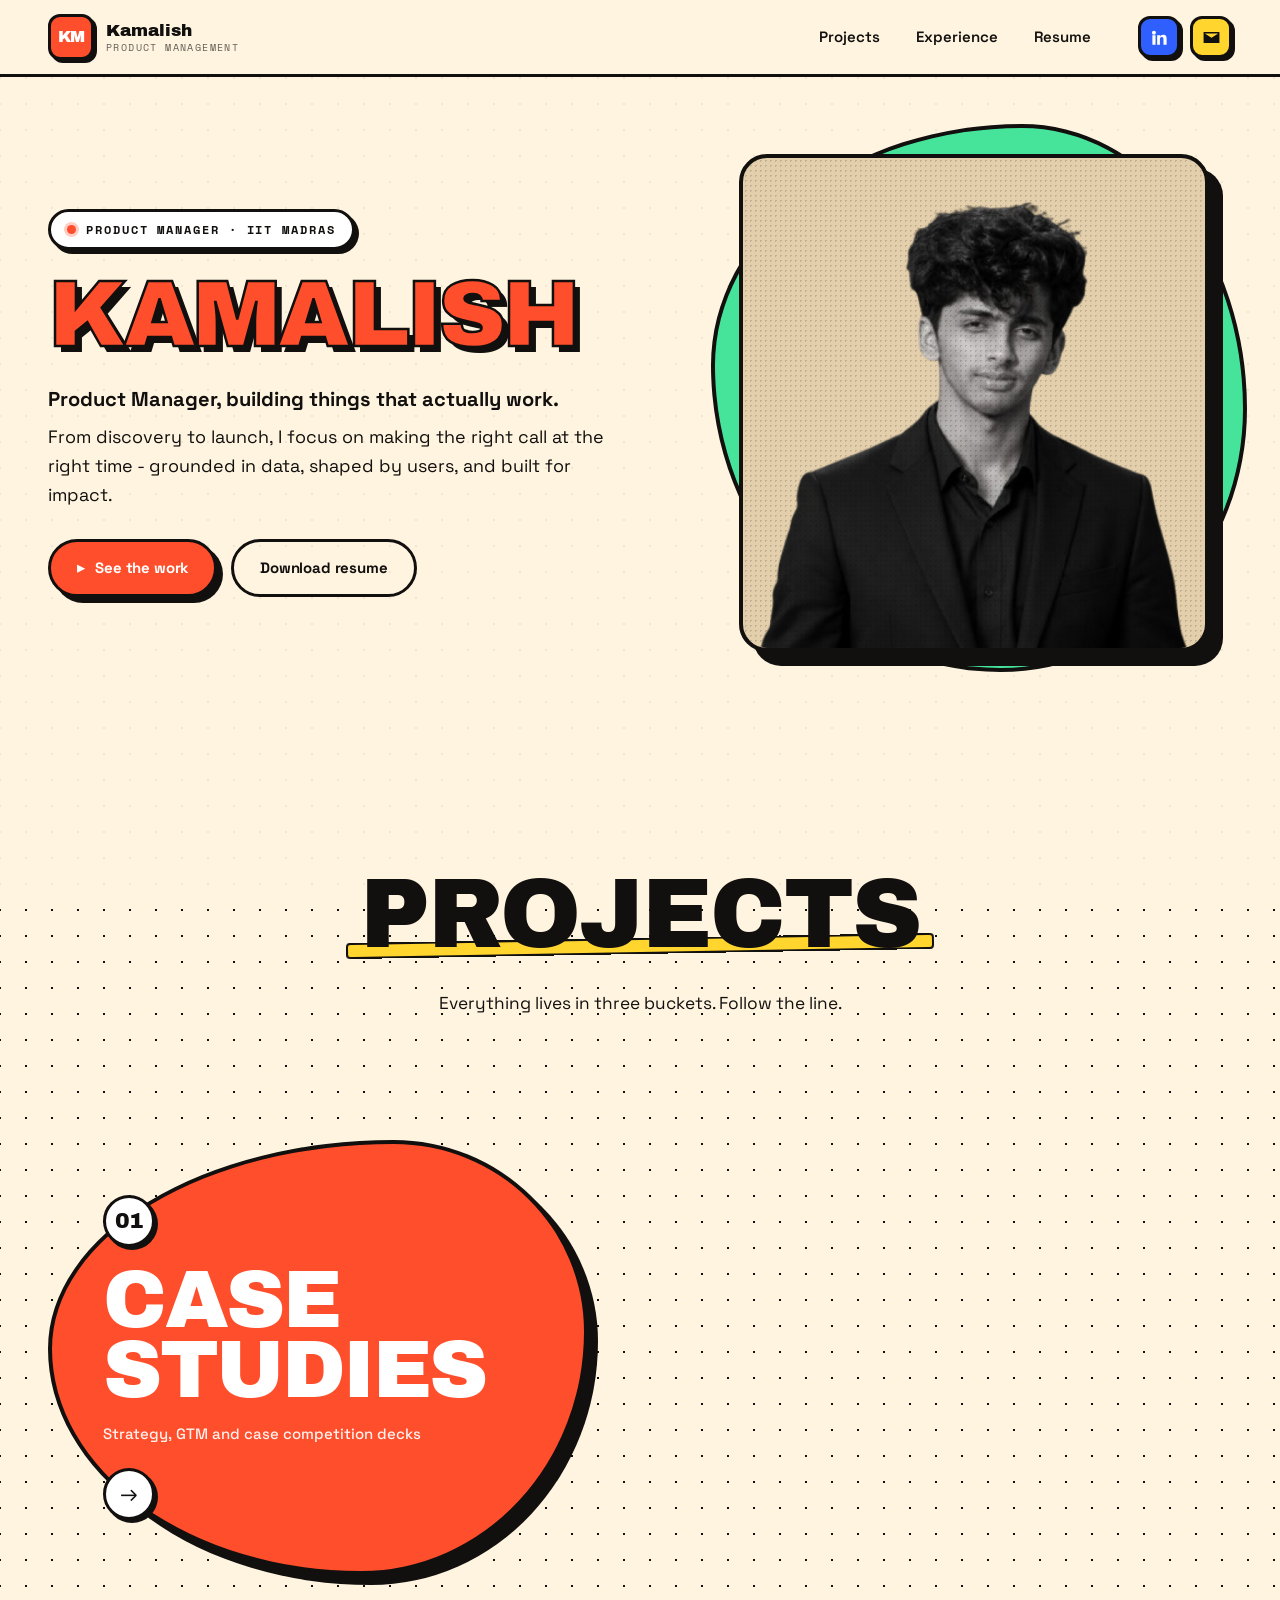
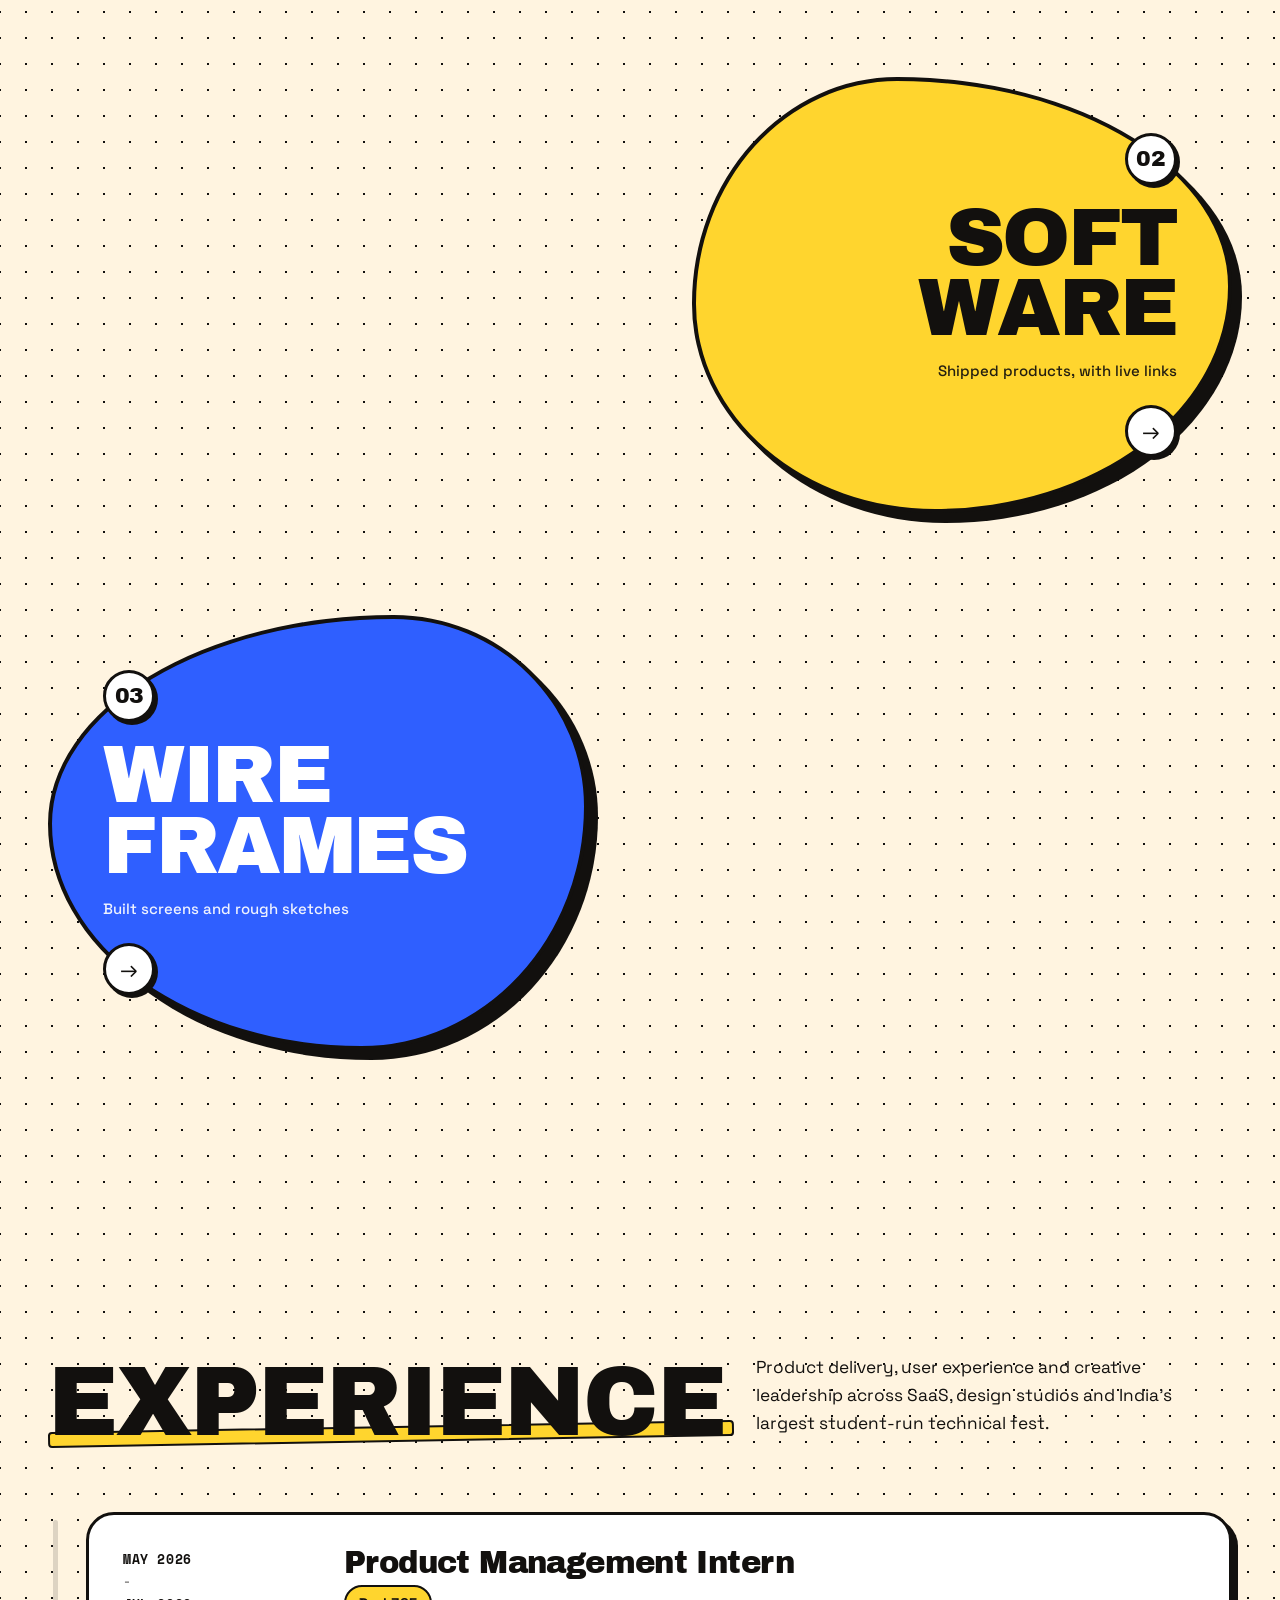
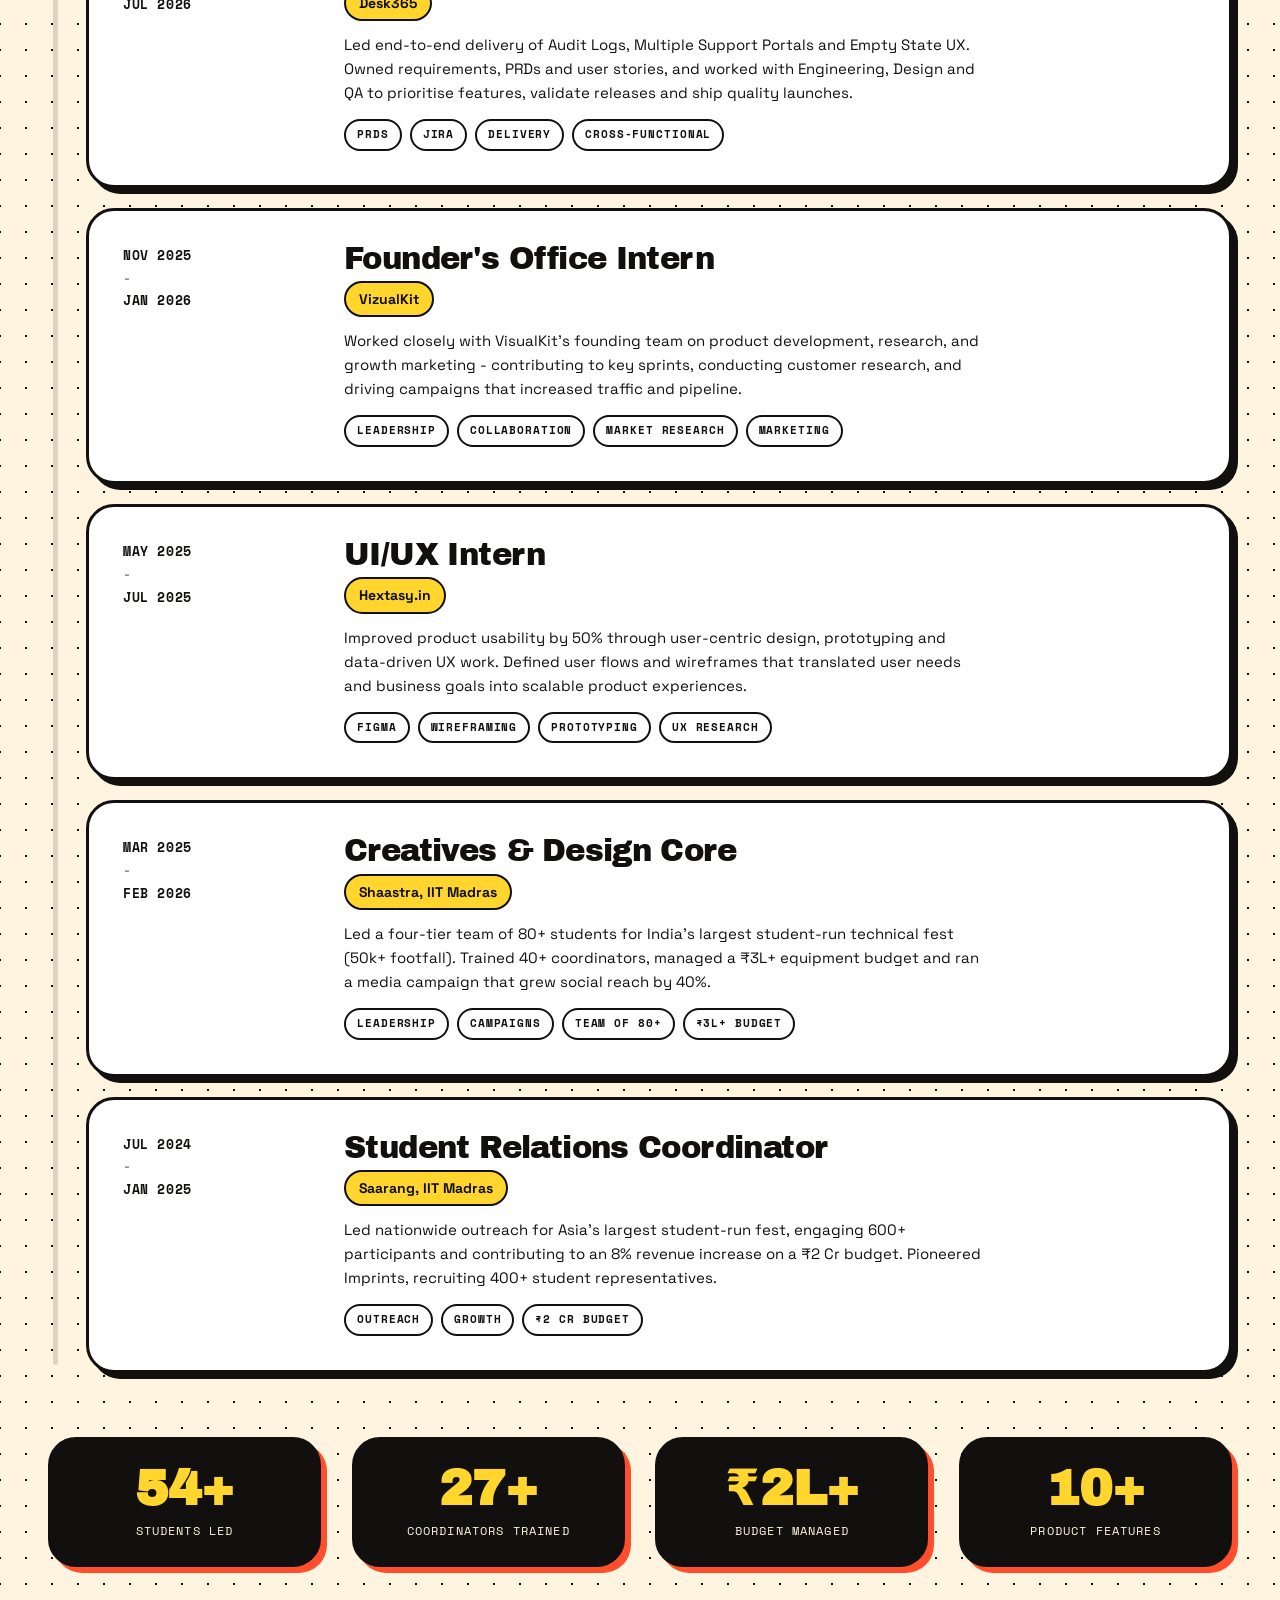
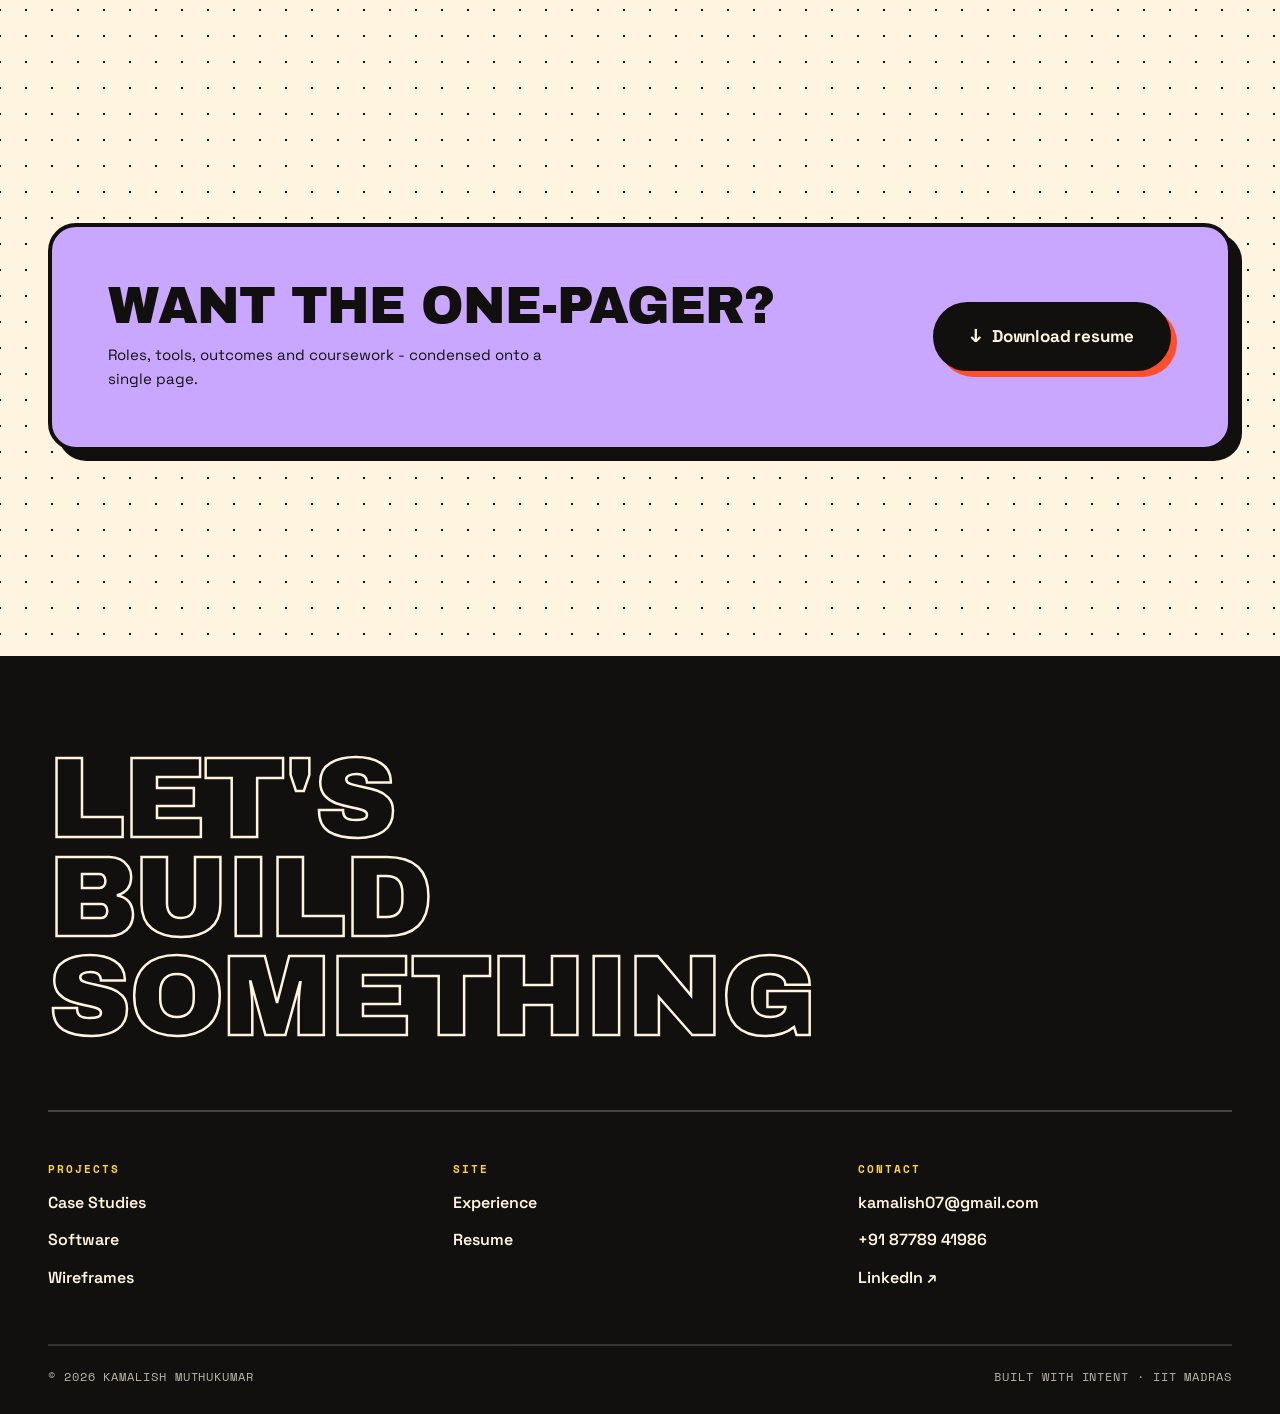
<file: index.html>
<!DOCTYPE html>
<html lang="en">
<head>
<meta charset="UTF-8" />
<meta name="viewport" content="width=device-width, initial-scale=1.0" />
<title>Kamalish - Product Manager</title>
<meta name="description" content="Kamalish Muthukumar - product manager at IIT Madras working at the intersection of product strategy, user experience and visual storytelling." />
<meta name="theme-color" content="#FF4E2B" />
<link rel="preconnect" href="https://fonts.googleapis.com" />
<link rel="preconnect" href="https://fonts.gstatic.com" crossorigin />
<link href="https://fonts.googleapis.com/css2?family=Archivo+Black&family=Space+Grotesk:wght@400;500;600;700&family=Space+Mono:wght@400;700&display=swap" rel="stylesheet" />
<link rel="icon" href="assets/img/favicon.svg" type="image/svg+xml" />
<link rel="stylesheet" href="assets/css/style.css" />
</head>
<body data-page="home" data-root="">

<a class="skip-link" href="#projects">Skip to work</a>

<header class="site-header" id="header">
  <div class="shell header-inner">
    <a class="brand" href="#home" aria-label="Kamalish - home">
      <span class="brand__mark">KM</span>
      <span class="brand__name">Kamalish<em>Product Management</em></span>
    </a>

    <nav class="nav" aria-label="Primary">
      <a href="#projects" class="nav__link">Projects</a>
      <a href="#experience" class="nav__link">Experience</a>
      <a href="#resume" class="nav__link">Resume</a>
    </nav>

    <div class="header-actions">
      <a class="icon-btn icon-btn--blue" data-bind="linkedin" href="#" target="_blank" rel="noopener" aria-label="LinkedIn">
        <svg viewBox="0 0 24 24" aria-hidden="true"><path d="M4.98 3.5a2.5 2.5 0 1 1 0 5 2.5 2.5 0 0 1 0-5zM3 9h4v12H3zM9 9h3.8v1.7h.05c.53-1 1.83-2.05 3.77-2.05C20.3 8.65 21 10.9 21 14v7h-4v-6.2c0-1.48-.03-3.4-2.07-3.4-2.08 0-2.4 1.62-2.4 3.3V21H9z"/></svg>
      </a>
      <a class="icon-btn icon-btn--yellow" data-bind="email" href="#" aria-label="Email">
        <svg viewBox="0 0 24 24" aria-hidden="true"><path d="M2 5h20v14H2zm2 2v.4l8 5 8-5V7z"/></svg>
      </a>
      <button class="nav-toggle" id="navToggle" aria-expanded="false" aria-controls="mobileNav" aria-label="Open menu">
        <span></span><span></span><span></span>
      </button>
    </div>
  </div>

  <div class="mobile-nav" id="mobileNav" hidden>
    <a href="#projects">Projects</a>
    <a href="#experience">Experience</a>
    <a href="#resume">Resume</a>
    <a href="#contact">Contact</a>
  </div>
</header>

<p class="load-error" data-render-error hidden>
  Content could not load. Run the site through a web server (not file://).
</p>

<main id="home">

  <!-- ========================================================== HERO -->
  <section class="hero">
    <div class="shell hero__grid">
      <div class="hero__left">
        <p class="eyebrow reveal" data-reveal>
          <span class="dot"></span> <span data-bind="eyebrowText"></span>
        </p>

        <h1 class="hero__name reveal" data-reveal data-reveal-delay="1">
          <span class="word" data-bind="name"></span>
        </h1>

        <p class="hero__intro reveal" data-reveal data-reveal-delay="2">
          <strong data-bind="headline"></strong>
          <span data-bind="intro"></span>
        </p>

        <div class="hero__cta reveal" data-reveal data-reveal-delay="3">
          <a class="btn btn--coral" href="#projects">
            <span class="btn__icon" aria-hidden="true">&#9656;</span> See the work
          </a>
          <a class="btn btn--ghost" data-bind="resume" href="#" download>Download resume</a>
        </div>
      </div>

      <div class="hero__right">
        <div class="portrait" data-tilt>
          <div class="portrait__blob" aria-hidden="true"></div>
          <div class="portrait__frame">
            <img data-bind="portrait" src="" alt="" width="520" height="560" />
            <div class="portrait__grain" aria-hidden="true"></div>
          </div>
        </div>
      </div>
    </div>
  </section>




  <!-- ======================================================== PROJECTS FLOW -->
  <section class="section flow" id="projects">
    <div class="shell">
      <div class="section-head section-head--center">
        <h2 class="section-title reveal" data-reveal>Projects</h2>
        <p class="section-note reveal" data-reveal data-reveal-delay="1">
          Everything lives in three buckets. Follow the line.
        </p>
      </div>
    </div>

    <div class="flow__stage" id="flowStage">
      <svg class="flow__line" viewBox="0 0 1200 1800" preserveAspectRatio="none" aria-hidden="true">
        <path id="flowPath"
              d="M 320 60 C 980 240, 980 400, 300 620 C -80 760, 1080 900, 900 1160 C 760 1380, 220 1360, 300 1720"
              fill="none" stroke="var(--ink)" stroke-width="6" stroke-linecap="round" />
      </svg>

      <div class="shell flow__items">
        <a class="blob blob--coral blob--left reveal" data-reveal href="work/case-studies/">
          <span class="blob__index">01</span>
          <span class="blob__title">Case<br />Studies</span>
          <span class="blob__meta">Strategy, GTM and case competition decks</span>
          <span class="blob__go" aria-hidden="true">&rarr;</span>
        </a>
        <a class="blob blob--yellow blob--right reveal" data-reveal href="work/software/">
          <span class="blob__index">02</span>
          <span class="blob__title">Soft<br />ware</span>
          <span class="blob__meta">Shipped products, with live links</span>
          <span class="blob__go" aria-hidden="true">&rarr;</span>
        </a>
        <a class="blob blob--blue blob--left reveal" data-reveal href="work/wireframes/">
          <span class="blob__index">03</span>
          <span class="blob__title">Wire<br />frames</span>
          <span class="blob__meta">Built screens and rough sketches</span>
          <span class="blob__go" aria-hidden="true">&rarr;</span>
        </a>
      </div>
    </div>
  </section>

  <!-- ========================================================= EXPERIENCE -->
  <section class="section exp" id="experience">
    <div class="shell">
      <div class="section-head">
        <h2 class="section-title reveal" data-reveal>Experience</h2>
        <p class="section-note reveal" data-reveal data-reveal-delay="1">
          Product delivery, user experience and creative leadership across
          SaaS, design studios and India's largest student-run technical fest.
        </p>
      </div>

      <div class="timeline" id="timeline">
        <div class="timeline__rail" aria-hidden="true"><i id="timelineFill"></i></div>
        <div data-list="experience"></div>
      </div>

      <ul class="stats" data-list="stats"></ul>
    </div>
  </section>

  <!-- ============================================================= RESUME -->
  <section class="section resume" id="resume">
    <div class="shell">
      <div class="resume__box reveal" data-reveal>
        <div class="resume__text">
          <h2>Want the one-pager?</h2>
          <p>Roles, tools, outcomes and coursework - condensed onto a single page.</p>
        </div>
        <a class="btn btn--dark btn--lg" data-bind="resume" href="#" download>
          <span class="btn__icon" aria-hidden="true">&darr;</span> Download resume
        </a>
      </div>
    </div>
  </section>

</main>

<footer class="site-footer" id="contact">
  <div class="shell">
    <div class="footer__top">
      <h2 class="footer__shout" data-bind="footerShout"></h2>
    </div>

    <div class="footer__cols">
      <div class="footer__col">
        <h3>Projects</h3>
        <a href="work/case-studies/">Case Studies</a>
        <a href="work/software/">Software</a>
        <a href="work/wireframes/">Wireframes</a>
      </div>
      <div class="footer__col">
        <h3>Site</h3>
        <a href="#experience">Experience</a>
        <a href="#resume">Resume</a>
      </div>
      <div class="footer__col">
        <h3>Contact</h3>
        <a data-bind="email" data-bind-text href="#"></a>
        <a data-bind="phone" data-bind-text href="#"></a>
        <a data-bind="linkedin" href="#" target="_blank" rel="noopener">LinkedIn &#8599;</a>
      </div>
    </div>

    <div class="footer__base">
      <span>&copy; 2026 Kamalish Muthukumar</span>
      <span>Built with intent &middot; IIT Madras</span>
    </div>
  </div>
</footer>

<script src="assets/js/tracker.js"></script>
<script src="assets/js/main.js"></script>
<script src="assets/js/content.js"></script>
</body>
</html>
</file>
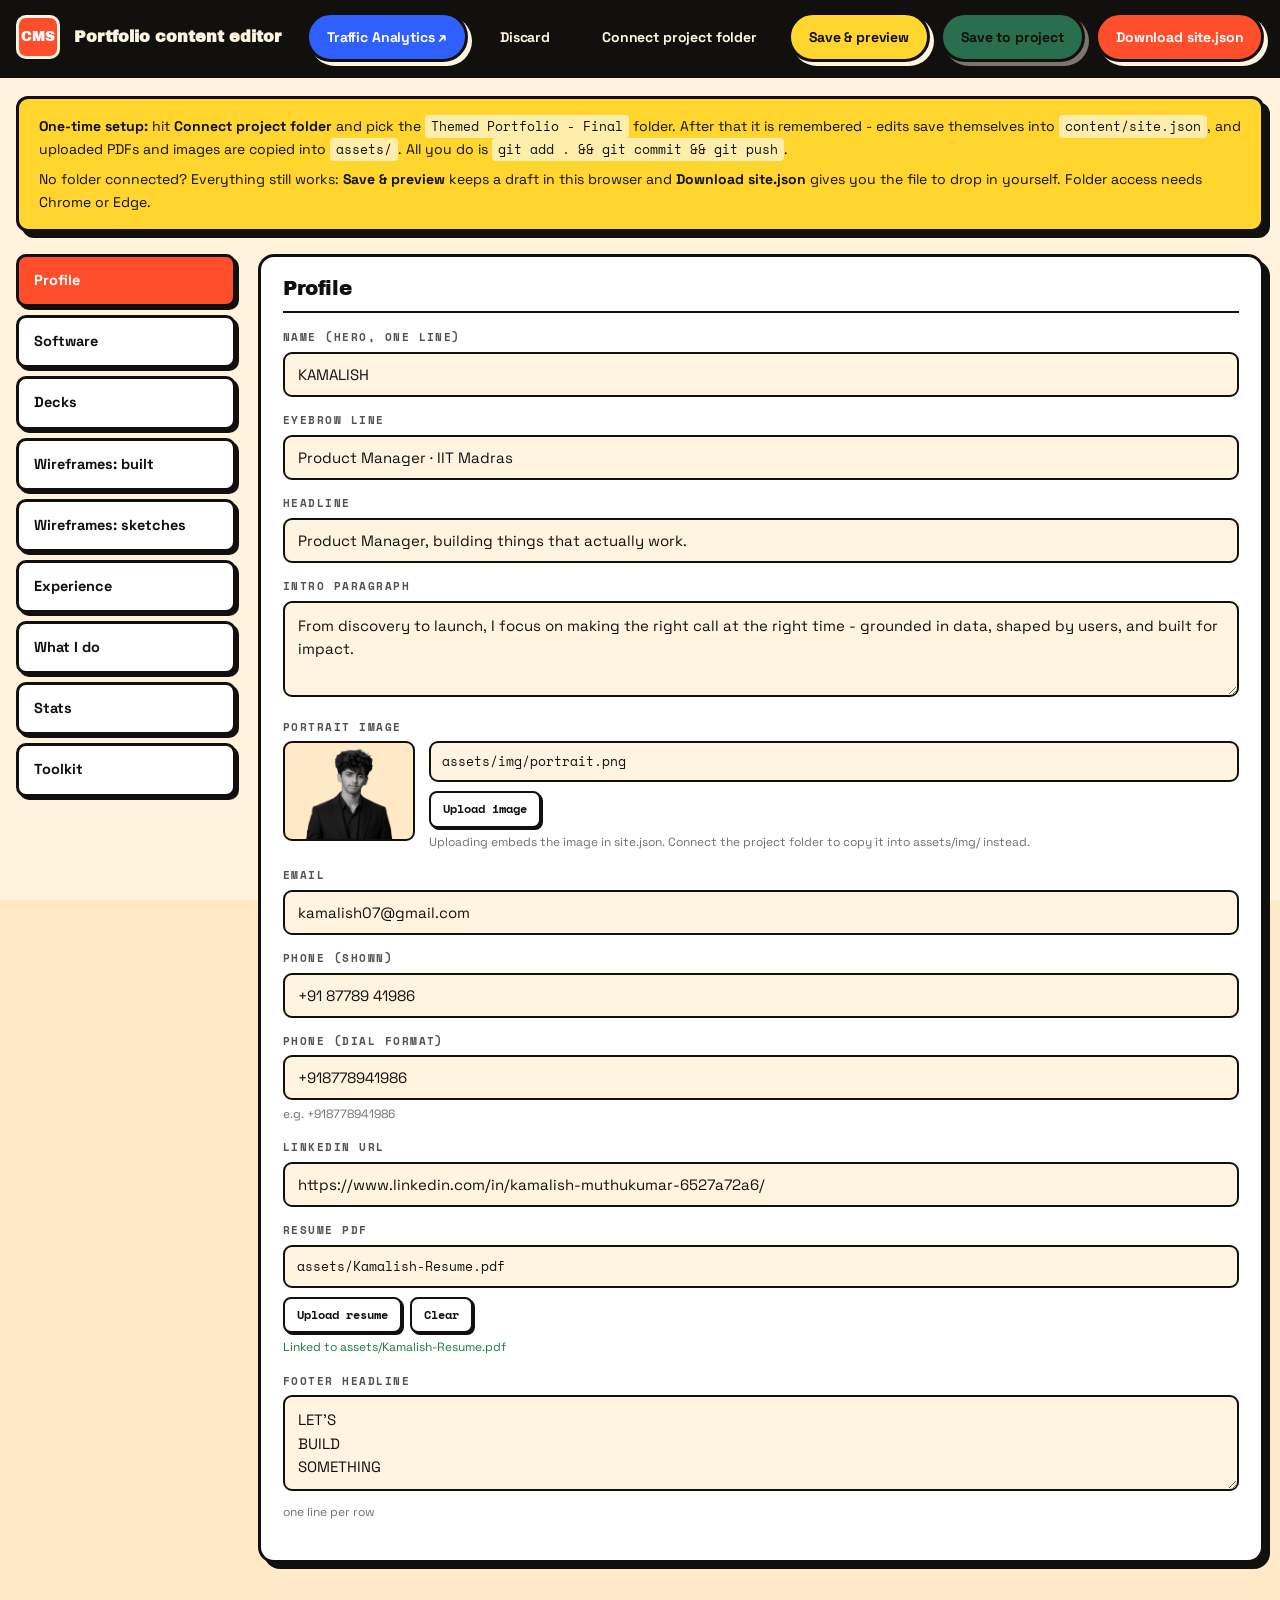
<file: admin/index.html>
<!DOCTYPE html>
<html lang="en">
<head>
<meta charset="UTF-8" />
<meta name="viewport" content="width=device-width, initial-scale=1.0" />
<title>Content editor - Kamalish</title>
<meta name="robots" content="noindex" />
<link rel="preconnect" href="https://fonts.googleapis.com" />
<link rel="preconnect" href="https://fonts.gstatic.com" crossorigin />
<link href="https://fonts.googleapis.com/css2?family=Archivo+Black&family=Space+Grotesk:wght@400;500;600;700&family=Space+Mono:wght@400;700&display=swap" rel="stylesheet" />
<link rel="icon" href="../assets/img/favicon.svg" type="image/svg+xml" />
<link rel="stylesheet" href="../assets/css/style.css" />
<!-- ../admin/ (not ./) so these resolve whether the URL is /admin or /admin/ -->
<link rel="stylesheet" href="../admin/admin.css" />
</head>
<body data-root="../">

<header class="adm-bar">
  <div class="adm-bar__in">
    <span class="adm-logo">CMS</span>
    <strong class="adm-title">Portfolio content editor</strong>
    <span class="adm-dirty" id="dirty" hidden>unsaved changes</span>
    <div class="adm-bar__actions">
      <a class="btn btn--blue" href="../analytics/" target="_blank">Traffic Analytics &#8599;</a>
      <button class="btn btn--ghost" id="btnReload" type="button">Discard</button>
      <button class="btn btn--ghost" id="btnFolder" type="button">Connect project folder</button>
      <button class="btn btn--yellow" id="btnPreview" type="button">Save &amp; preview</button>
      <button class="btn btn--mint" id="btnSaveProject" type="button" disabled>Save to project</button>
      <button class="btn btn--coral" id="btnDownload" type="button">Download site.json</button>
    </div>
  </div>
</header>

<div class="adm-note">
  <p>
    <b>One-time setup:</b> hit <b>Connect project folder</b> and pick the
    <code>Themed Portfolio - Final</code> folder. After that it is remembered -
    edits save themselves into <code>content/site.json</code>, and uploaded PDFs and
    images are copied into <code>assets/</code>. All you do is
    <code>git add . &amp;&amp; git commit &amp;&amp; git push</code>.
  </p>
  <p style="margin-top:8px">
    No folder connected? Everything still works: <b>Save &amp; preview</b> keeps a draft in
    this browser and <b>Download site.json</b> gives you the file to drop in yourself.
    Folder access needs Chrome or Edge.
  </p>
</div>

<main class="adm-wrap">
  <nav class="adm-nav" id="admNav" aria-label="Sections"></nav>
  <div class="adm-panes" id="admPanes"></div>
</main>

<script src="../admin/admin.js"></script>
</body>
</html>
</file>
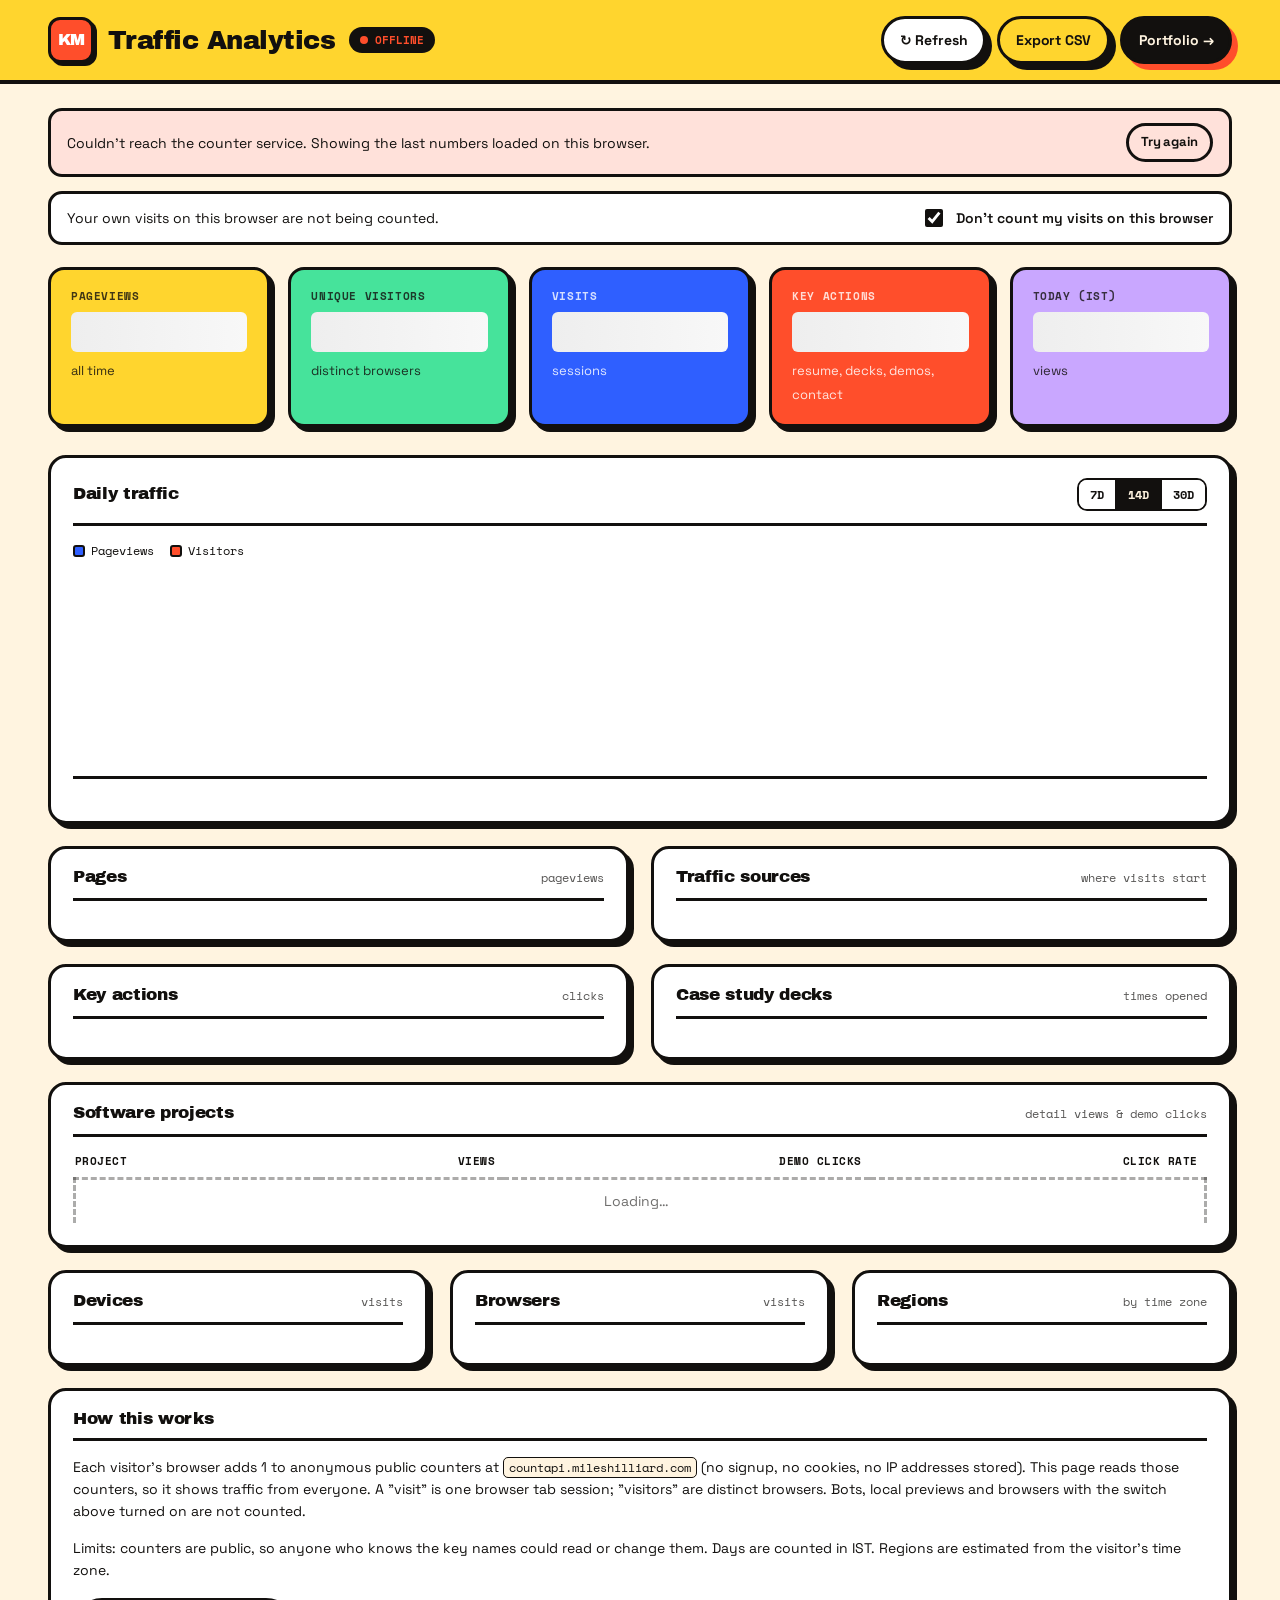
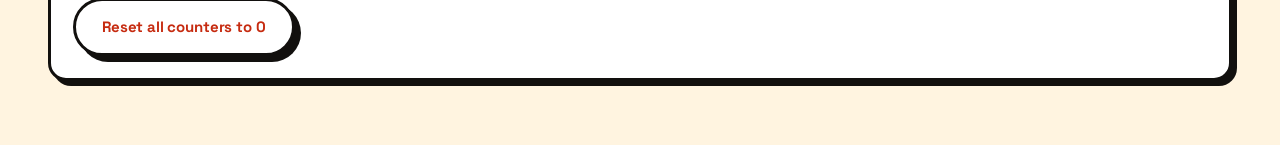
<file: analytics/index.html>
<!DOCTYPE html>
<html lang="en">
<head>
<meta charset="UTF-8" />
<meta name="viewport" content="width=device-width, initial-scale=1.0" />
<title>Traffic Analytics - Kamalish</title>
<meta name="robots" content="noindex, nofollow" />
<link rel="preconnect" href="https://fonts.googleapis.com" />
<link rel="preconnect" href="https://fonts.gstatic.com" crossorigin />
<link href="https://fonts.googleapis.com/css2?family=Archivo+Black&family=Space+Grotesk:wght@400;500;600;700&family=Space+Mono:wght@400;700&display=swap" rel="stylesheet" />
<link rel="icon" href="../assets/img/favicon.svg" type="image/svg+xml" />
<link rel="stylesheet" href="../assets/css/style.css" />
<style>
  body { background: var(--paper); color: var(--ink); font-family: var(--ff-body); }
  .mono { font-family: var(--ff-mono); }

  /* ---------- header */
  .a-head { background: var(--yellow); border-bottom: var(--bd-thick) solid var(--ink); padding: 16px 0; position: sticky; top: 0; z-index: 50; }
  .a-head__row { display: flex; justify-content: space-between; align-items: center; flex-wrap: wrap; gap: 14px; }
  .a-head__id { display: flex; align-items: center; gap: 14px; min-width: 0; }
  .a-title { font-family: var(--ff-display); font-size: clamp(20px, 3vw, 26px); margin: 0; line-height: 1.1; }
  .a-status { display: inline-flex; align-items: center; gap: 7px; background: var(--ink); color: var(--mint); font: 700 11px var(--ff-mono); padding: 5px 11px; border-radius: 999px; white-space: nowrap; }
  .a-status__dot { width: 8px; height: 8px; border-radius: 50%; background: currentColor; }
  .a-status[data-state="loading"] { color: var(--yellow); }
  .a-status[data-state="loading"] .a-status__dot { animation: blink 0.9s infinite; }
  .a-status[data-state="error"] { color: var(--coral); }
  @keyframes blink { 50% { opacity: .2; } }
  .a-actions { display: flex; gap: 10px; flex-wrap: wrap; }
  .a-actions .btn { padding: 10px 16px; font-size: 14px; }

  main.shell { padding-top: 24px; padding-bottom: 64px; }

  /* ---------- notices */
  .notice { display: flex; gap: 12px; align-items: center; justify-content: space-between; flex-wrap: wrap; background: var(--white); border: var(--bd) solid var(--ink); border-radius: 14px; padding: 12px 16px; margin-bottom: 14px; font-size: 14px; }
  .notice--error { background: #FFE1DA; }
  .notice[hidden] { display: none; }
  .switch { display: inline-flex; align-items: center; gap: 10px; cursor: pointer; font-weight: 600; user-select: none; }
  .switch input { width: 18px; height: 18px; accent-color: var(--ink); cursor: pointer; }

  /* ---------- KPIs */
  .kpis { display: grid; grid-template-columns: repeat(5, minmax(0, 1fr)); gap: 18px; margin: 22px 0 28px; }
  @media (max-width: 1100px) {
    .kpis { grid-template-columns: repeat(6, minmax(0, 1fr)); }
    .kpis .kpi { grid-column: span 2; }
    .kpis .kpi:nth-child(n+4) { grid-column: span 3; }
  }
  @media (max-width: 640px) {
    .kpis { grid-template-columns: repeat(2, minmax(0, 1fr)); gap: 14px; }
    .kpis .kpi, .kpis .kpi:nth-child(n+4) { grid-column: span 1; }
    .kpis .kpi:last-child { grid-column: span 2; }
  }
  .kpi { background: var(--white); border: var(--bd) solid var(--ink); border-radius: 16px; padding: 18px 20px; box-shadow: 5px 5px 0 var(--ink); }
  .kpi__label { display: block; font: 700 11px var(--ff-mono); text-transform: uppercase; letter-spacing: .6px; margin-bottom: 8px; opacity: .8; }
  .kpi__val { font-family: var(--ff-display); font-size: clamp(30px, 4vw, 40px); line-height: 1; margin: 0 0 6px; font-variant-numeric: tabular-nums; }
  .kpi__sub { font-size: 13px; opacity: .85; }
  .kpi--yellow { background: var(--yellow); }
  .kpi--mint { background: var(--mint); }
  .kpi--blue { background: var(--blue); color: var(--white); }
  .kpi--coral { background: var(--coral); color: var(--white); }
  .kpi--lilac { background: var(--lilac); }

  /* ---------- panels */
  .panel { background: var(--white); border: var(--bd) solid var(--ink); border-radius: var(--r); padding: 20px 22px 22px; box-shadow: 5px 5px 0 var(--ink); min-width: 0; }
  .panel__head { display: flex; justify-content: space-between; align-items: baseline; gap: 10px; flex-wrap: wrap; border-bottom: var(--bd) solid var(--ink); padding-bottom: 12px; margin-bottom: 16px; }
  .panel__title { font-family: var(--ff-display); font-size: 17px; margin: 0; }
  .panel__hint { font: 12px var(--ff-mono); opacity: .7; }
  .grid-2 { display: grid; grid-template-columns: repeat(2, minmax(0, 1fr)); gap: 22px; margin-bottom: 22px; }
  .grid-3 { display: grid; grid-template-columns: repeat(3, minmax(0, 1fr)); gap: 22px; margin-bottom: 22px; }
  @media (max-width: 1000px) { .grid-3 { grid-template-columns: repeat(2, minmax(0, 1fr)); } }
  @media (max-width: 760px) { .grid-2, .grid-3 { grid-template-columns: minmax(0, 1fr); } }

  /* ---------- bar lists */
  .bars { list-style: none; margin: 0; padding: 0; }
  .bars li { margin-bottom: 12px; }
  .bars li:last-child { margin-bottom: 0; }
  .bars__info { display: flex; justify-content: space-between; gap: 12px; font-size: 14px; font-weight: 600; margin-bottom: 5px; }
  .bars__name { overflow: hidden; text-overflow: ellipsis; white-space: nowrap; min-width: 0; }
  .bars__num { white-space: nowrap; font-variant-numeric: tabular-nums; }
  .bars__num small { font-weight: 500; opacity: .6; margin-left: 4px; }
  .bars__track { background: #EFE8DA; border: 2px solid var(--ink); height: 14px; border-radius: 8px; overflow: hidden; }
  .bars__fill { height: 100%; width: 0; background: var(--blue); transition: width .5s var(--ease); }
  .bars--yellow .bars__fill { background: var(--yellow); }
  .bars--coral .bars__fill { background: var(--coral); }
  .bars--mint .bars__fill { background: var(--mint); }
  .bars--lilac .bars__fill { background: var(--lilac); }
  .bars--pink .bars__fill { background: var(--pink); }
  .empty { margin: 0; font-size: 14px; opacity: .6; }

  /* ---------- table (software) */
  .tbl { width: 100%; border-collapse: collapse; font-size: 14px; }
  .tbl th { font: 700 11px var(--ff-mono); text-transform: uppercase; letter-spacing: .5px; text-align: left; padding: 0 8px 8px 0; border-bottom: 2px solid var(--ink); }
  .tbl td { padding: 10px 8px 10px 0; border-bottom: 1.5px solid #E6DFD0; }
  .tbl tr:last-child td { border-bottom: 0; }
  .tbl .num { text-align: right; font-variant-numeric: tabular-nums; white-space: nowrap; }

  /* ---------- daily chart */
  .range { display: inline-flex; border: 2px solid var(--ink); border-radius: 10px; overflow: hidden; }
  .range button { font: 700 12px var(--ff-mono); background: var(--white); border: 0; padding: 6px 11px; cursor: pointer; color: var(--ink); }
  .range button + button { border-left: 2px solid var(--ink); }
  .range button[aria-pressed="true"] { background: var(--ink); color: var(--paper); }
  .legend { display: flex; gap: 16px; font: 12px var(--ff-mono); margin-bottom: 10px; flex-wrap: wrap; }
  .legend i { display: inline-block; width: 12px; height: 12px; border: 2px solid var(--ink); border-radius: 3px; vertical-align: -2px; margin-right: 6px; }
  .chart { display: flex; align-items: stretch; gap: 4px; height: 210px; border-bottom: var(--bd) solid var(--ink); }
  .chart__col { flex: 1 1 0; min-width: 0; display: flex; flex-direction: column; justify-content: flex-end; align-items: center; position: relative; }
  .chart__val { font: 700 11px var(--ff-mono); margin-bottom: 4px; white-space: nowrap; }
  .chart__pair { display: flex; align-items: flex-end; gap: 2px; width: 100%; max-width: 46px; }
  .chart__bar { flex: 1; border: 2px solid var(--ink); border-bottom: 0; border-radius: 5px 5px 0 0; min-height: 2px; transition: height .5s var(--ease); }
  .chart__bar--pv { background: var(--blue); }
  .chart__bar--uv { background: var(--coral); }
  .chart__col:hover .chart__bar { filter: brightness(1.12); }
  .chart__labels { display: flex; gap: 4px; margin-top: 6px; }
  .chart__labels span { flex: 1 1 0; min-width: 0; text-align: center; font: 11px var(--ff-mono); opacity: .75; white-space: nowrap; overflow: visible; }
  .chart__labels span:last-child { display: flex; justify-content: flex-end; }
  .chart-tip { position: absolute; bottom: calc(100% + 6px); left: 50%; transform: translateX(-50%); background: var(--ink); color: var(--paper); font: 12px var(--ff-mono); padding: 6px 9px; border-radius: 8px; white-space: nowrap; pointer-events: none; opacity: 0; transition: opacity .15s; z-index: 2; }
  .chart__col:hover .chart-tip { opacity: 1; }
  .chart-summary { display: flex; gap: 22px; flex-wrap: wrap; margin-top: 14px; font-size: 14px; }
  .chart-summary b { font-family: var(--ff-display); font-weight: 400; font-size: 18px; margin-right: 4px; }

  /* ---------- settings */
  .settings { display: grid; gap: 16px; }
  .settings p { margin: 0; font-size: 14px; line-height: 1.55; }
  .settings code { font-family: var(--ff-mono); font-size: 12px; background: var(--paper); border: 1.5px solid var(--ink); border-radius: 5px; padding: 1px 5px; }
  .btn--danger { --btn-bg: var(--white); color: #C62B10; }

  .skeleton .kpi__val, .skeleton .bars__num { color: transparent; background: linear-gradient(90deg, #EEE 0, #F8F8F8 50%, #EEE 100%); background-size: 200% 100%; border-radius: 6px; animation: shimmer 1.2s infinite; }
  @keyframes shimmer { to { background-position: -200% 0; } }

  @media (max-width: 560px) {
    .a-actions { width: 100%; }
    .a-actions .btn { flex: 1 1 auto; justify-content: center; }
    .chart { height: 180px; }
    .panel { padding: 16px; }
  }
</style>
</head>
<body data-root="../">

<header class="a-head">
  <div class="shell a-head__row">
    <div class="a-head__id">
      <a href="../" class="brand" style="text-decoration:none;" aria-label="Back to portfolio"><span class="brand__mark">KM</span></a>
      <h1 class="a-title">Traffic Analytics</h1>
      <span class="a-status" id="status" data-state="loading"><span class="a-status__dot"></span><span id="statusText">LOADING</span></span>
    </div>
    <div class="a-actions">
      <button class="btn" id="btnRefresh" type="button">&#8635; Refresh</button>
      <button class="btn btn--yellow" id="btnExport" type="button">Export CSV</button>
      <a class="btn btn--dark" href="../">Portfolio &rarr;</a>
    </div>
  </div>
</header>

<main class="shell">

  <div class="notice notice--error" id="errorBox" hidden role="alert">
    <span id="errorText">Couldn't reach the counter service.</span>
    <button class="btn btn--ghost" id="btnRetry" type="button" style="padding:6px 12px;font-size:13px;">Try again</button>
  </div>

  <div class="notice" id="ownerBox">
    <span id="ownerText"></span>
    <label class="switch"><input type="checkbox" id="chkIgnore" /> Don't count my visits on this browser</label>
  </div>

  <!-- KPIs -->
  <section class="kpis skeleton" id="kpis" aria-label="Totals">
    <div class="kpi kpi--yellow">
      <span class="kpi__label">Pageviews</span>
      <p class="kpi__val" id="kPv">000</p>
      <span class="kpi__sub" id="kPvSub">all time</span>
    </div>
    <div class="kpi kpi--mint">
      <span class="kpi__label">Unique visitors</span>
      <p class="kpi__val" id="kUv">000</p>
      <span class="kpi__sub" id="kUvSub">distinct browsers</span>
    </div>
    <div class="kpi kpi--blue">
      <span class="kpi__label">Visits</span>
      <p class="kpi__val" id="kSs">000</p>
      <span class="kpi__sub" id="kSsSub">sessions</span>
    </div>
    <div class="kpi kpi--coral">
      <span class="kpi__label">Key actions</span>
      <p class="kpi__val" id="kEv">000</p>
      <span class="kpi__sub" id="kEvSub">resume, decks, demos, contact</span>
    </div>
    <div class="kpi kpi--lilac">
      <span class="kpi__label">Today (IST)</span>
      <p class="kpi__val" id="kToday">000</p>
      <span class="kpi__sub" id="kTodaySub">views</span>
    </div>
  </section>

  <!-- Daily -->
  <section class="panel" style="margin-bottom:22px;">
    <div class="panel__head">
      <h2 class="panel__title">Daily traffic</h2>
      <div class="range" role="group" aria-label="Date range">
        <button type="button" data-range="7">7D</button>
        <button type="button" data-range="14" aria-pressed="true">14D</button>
        <button type="button" data-range="30">30D</button>
      </div>
    </div>
    <div class="legend"><span><i style="background:var(--blue)"></i>Pageviews</span><span><i style="background:var(--coral)"></i>Visitors</span></div>
    <div class="chart" id="chart"></div>
    <div class="chart__labels" id="chartLabels"></div>
    <div class="chart-summary" id="chartSummary"></div>
  </section>

  <div class="grid-2">
    <section class="panel">
      <div class="panel__head"><h2 class="panel__title">Pages</h2><span class="panel__hint">pageviews</span></div>
      <ul class="bars" id="listPages"></ul>
    </section>
    <section class="panel">
      <div class="panel__head"><h2 class="panel__title">Traffic sources</h2><span class="panel__hint">where visits start</span></div>
      <ul class="bars bars--yellow" id="listSources"></ul>
    </section>
  </div>

  <div class="grid-2">
    <section class="panel">
      <div class="panel__head"><h2 class="panel__title">Key actions</h2><span class="panel__hint">clicks</span></div>
      <ul class="bars bars--coral" id="listActions"></ul>
    </section>
    <section class="panel">
      <div class="panel__head"><h2 class="panel__title">Case study decks</h2><span class="panel__hint">times opened</span></div>
      <ul class="bars bars--pink" id="listDecks"></ul>
    </section>
  </div>

  <section class="panel" style="margin-bottom:22px;">
    <div class="panel__head"><h2 class="panel__title">Software projects</h2><span class="panel__hint">detail views &amp; demo clicks</span></div>
    <div style="overflow-x:auto;">
      <table class="tbl">
        <thead><tr><th>Project</th><th class="num">Views</th><th class="num">Demo clicks</th><th class="num">Click rate</th></tr></thead>
        <tbody id="tblSoftware"><tr><td colspan="4" class="empty">Loading…</td></tr></tbody>
      </table>
    </div>
  </section>

  <div class="grid-3">
    <section class="panel">
      <div class="panel__head"><h2 class="panel__title">Devices</h2><span class="panel__hint">visits</span></div>
      <ul class="bars bars--mint" id="listDevices"></ul>
    </section>
    <section class="panel">
      <div class="panel__head"><h2 class="panel__title">Browsers</h2><span class="panel__hint">visits</span></div>
      <ul class="bars" id="listBrowsers"></ul>
    </section>
    <section class="panel">
      <div class="panel__head"><h2 class="panel__title">Regions</h2><span class="panel__hint">by time zone</span></div>
      <ul class="bars bars--lilac" id="listRegions"></ul>
    </section>
  </div>

  <section class="panel">
    <div class="panel__head"><h2 class="panel__title">How this works</h2><span class="panel__hint" id="updatedAt"></span></div>
    <div class="settings">
      <p>Each visitor's browser adds 1 to anonymous public counters at <code>countapi.mileshilliard.com</code> (no signup, no cookies, no IP addresses stored). This page reads those counters, so it shows traffic from everyone. A "visit" is one browser tab session; "visitors" are distinct browsers. Bots, local previews and browsers with the switch above turned on are not counted.</p>
      <p>Limits: counters are public, so anyone who knows the key names could read or change them. Days are counted in IST. Regions are estimated from the visitor's time zone.</p>
      <div style="display:flex;gap:10px;flex-wrap:wrap;">
        <button class="btn btn--danger" id="btnReset" type="button">Reset all counters to 0</button>
      </div>
    </div>
  </section>

</main>

<script src="../assets/js/tracker.js"></script>
<script>
(function () {
  'use strict';

  var K = window.KamalishTrackerKeys;
  var CACHE_KEY = 'kmpf_dash_cache';
  var MAX_DAYS = 30;
  var CONCURRENCY = 16;

  var LABELS = {
    pages: { home: 'Home', case_studies: 'Case Studies', software: 'Software (list)', software_item: 'Software (project pages)', wireframes: 'Wireframes' },
    sources: { direct: 'Direct / unknown', linkedin: 'LinkedIn', google: 'Google', github: 'GitHub', twitter: 'Twitter / X', whatsapp: 'WhatsApp', instagram: 'Instagram', facebook: 'Facebook', bing: 'Bing / DuckDuckGo / Yahoo', other: 'Other websites' },
    devices: { desktop: 'Desktop', mobile: 'Mobile', tablet: 'Tablet' },
    browsers: { chrome: 'Chrome', safari: 'Safari', edge: 'Edge', firefox: 'Firefox', samsung: 'Samsung Internet', opera: 'Opera', other: 'Other' },
    regions: { india: 'India', usa_canada: 'USA / Canada', uk: 'United Kingdom', europe: 'Europe', middle_east: 'Middle East', singapore_sea: 'Singapore / SE Asia', asia_other: 'Other Asia', australia_nz: 'Australia / NZ', other: 'Other' },
    actions: { ev_resume: 'Resume opened', ev_deck: 'Case study deck opened', ev_demo: 'Live demo / product link', ev_linkedin: 'LinkedIn profile click', ev_email: 'Email click', ev_phone: 'Phone click' }
  };

  var state = { range: 14, values: {}, decks: [], software: [], loading: false };

  // ---------------------------------------------------------- helpers
  function $(id) { return document.getElementById(id); }
  function esc(s) { return String(s).replace(/[&<>"']/g, function (c) { return { '&': '&amp;', '<': '&lt;', '>': '&gt;', '"': '&quot;', "'": '&#39;' }[c]; }); }
  function fmt(n) { return Number(n || 0).toLocaleString('en-IN'); }
  function v(key) { return state.values[key] || 0; }
  function lsGet(k) { try { return localStorage.getItem(k); } catch (e) { return null; } }
  function lsSet(k, val) { try { localStorage.setItem(k, val); } catch (e) {} }
  function lsDel(k) { try { localStorage.removeItem(k); } catch (e) {} }

  function lastDays(n) {
    var out = [];
    for (var i = n - 1; i >= 0; i--) {
      var d = new Date(Date.now() - i * 86400000);
      out.push({ key: K.dayKey(d), date: d });
    }
    return out;
  }

  function allKeys() {
    var keys = ['pv_total', 'uv_total', 'ss_total'];
    K.pages.forEach(function (p) { keys.push('page_' + p); });
    K.sources.forEach(function (s) { keys.push('src_' + s); });
    K.devices.forEach(function (s) { keys.push('dev_' + s); });
    K.browsers.forEach(function (s) { keys.push('br_' + s); });
    K.regions.forEach(function (s) { keys.push('geo_' + s); });
    Object.keys(LABELS.actions).forEach(function (k) { keys.push(k); });
    state.decks.forEach(function (d) { keys.push('deck_' + d.key); });
    state.software.forEach(function (s) { keys.push('sw_' + s.key, 'demo_' + s.key); });
    lastDays(MAX_DAYS).forEach(function (d) { keys.push('pv_day_' + d.key, 'uv_day_' + d.key, 'ss_day_' + d.key); });
    return keys;
  }

  // Run fetches with a small concurrency pool.
  function pool(items, worker) {
    var i = 0, failures = 0;
    return new Promise(function (resolve) {
      var active = 0;
      function next() {
        if (i >= items.length && active === 0) return resolve(failures);
        while (active < CONCURRENCY && i < items.length) {
          (function (item) {
            active++;
            worker(item).catch(function () { failures++; }).then(function () { active--; next(); });
          })(items[i++]);
        }
      }
      next();
    });
  }

  function getCount(key) {
    return fetch(K.api + 'get/' + K.prefix + key, { cache: 'no-store' }).then(function (r) {
      if (r.status === 404) return 0;
      if (!r.ok) throw new Error('HTTP ' + r.status);
      return r.json().then(function (j) { return parseInt(j.value, 10) || 0; });
    });
  }

  function setCount(key, value) {
    return fetch(K.api + 'set/' + K.prefix + key + '?value=' + value, { cache: 'no-store' }).then(function (r) {
      if (!r.ok && r.status !== 404) throw new Error('HTTP ' + r.status);
    });
  }

  function setStatus(s, text) {
    $('status').setAttribute('data-state', s);
    $('statusText').textContent = text;
  }

  // ------------------------------------------------------------- data
  function loadCatalog() {
    return fetch('../content/site.json', { cache: 'no-store' }).then(function (r) { return r.json(); }).then(function (d) {
      state.decks = (d.decks || []).filter(function (x) { return x.file; }).map(function (x) {
        return { key: K.slug(String(x.file).split('/').pop()), title: x.title || x.file };
      });
      state.software = (d.software || []).filter(function (x) { return x.slug; }).map(function (x) {
        return { key: K.slug(x.slug), title: x.title || x.slug };
      });
    }).catch(function () { /* catalog is optional */ });
  }

  function refresh() {
    if (state.loading) return;
    state.loading = true;
    setStatus('loading', 'LOADING');
    $('btnRefresh').disabled = true;

    var fresh = {};
    var keys = allKeys();
    pool(keys, function (key) {
      return getCount(key).then(function (n) { fresh[key] = n; });
    }).then(function (failures) {
      state.loading = false;
      $('btnRefresh').disabled = false;
      if (failures === keys.length) {
        setStatus('error', 'OFFLINE');
        $('errorText').textContent = "Couldn't reach the counter service. Showing the last numbers loaded on this browser.";
        $('errorBox').hidden = false;
        return;
      }
      $('errorBox').hidden = failures === 0;
      if (failures) $('errorText').textContent = failures + ' of ' + keys.length + ' counters failed to load. Numbers may be slightly low; try again.';
      for (var k in fresh) state.values[k] = fresh[k];
      lsSet(CACHE_KEY, JSON.stringify({ at: Date.now(), values: state.values }));
      render(Date.now());
      setStatus('ok', 'LIVE');
    });
  }

  // ----------------------------------------------------------- render
  function barList(el, rows, opts) {
    opts = opts || {};
    var total = rows.reduce(function (s, r) { return s + r.n; }, 0);
    var shown = opts.keepZero ? rows : rows.filter(function (r) { return r.n > 0; });
    shown.sort(function (a, b) { return b.n - a.n; });
    if (!shown.length) { el.innerHTML = '<li><p class="empty">' + esc(opts.empty || 'Nothing recorded yet.') + '</p></li>'; return; }
    var max = Math.max(1, shown[0].n);
    el.innerHTML = shown.map(function (r) {
      var pct = total ? Math.round(r.n / total * 100) : 0;
      return '<li><div class="bars__info"><span class="bars__name" title="' + esc(r.label) + '">' + esc(r.label) + '</span>' +
        '<span class="bars__num">' + fmt(r.n) + (opts.share !== false ? '<small>' + pct + '%</small>' : '') + '</span></div>' +
        '<div class="bars__track"><div class="bars__fill" data-w="' + (r.n / max * 100).toFixed(1) + '"></div></div></li>';
    }).join('');
    // animate widths after paint
    requestAnimationFrame(function () {
      el.querySelectorAll('.bars__fill').forEach(function (f) { f.style.width = f.getAttribute('data-w') + '%'; });
    });
  }

  function rowsFor(prefix, ids, labels) {
    return ids.map(function (id) { return { label: labels[id] || id, n: v(prefix + id) }; });
  }

  function renderChart() {
    var days = lastDays(state.range);
    var max = 1, sumPv = 0, sumUv = 0, sumSs = 0;
    days.forEach(function (d) {
      d.pv = v('pv_day_' + d.key); d.uv = v('uv_day_' + d.key); d.ss = v('ss_day_' + d.key);
      max = Math.max(max, d.pv, d.uv);
      sumPv += d.pv; sumUv += d.uv; sumSs += d.ss;
    });
    var narrow = window.innerWidth < 560;
    var every = state.range > 14 ? (narrow ? 7 : 5) : state.range > 7 ? (narrow ? 3 : 2) : 1;
    var showVals = state.range <= (narrow ? 7 : 14);
    var H = narrow ? 140 : 170; // tallest bar in px; leaves room for the value label

    $('chart').innerHTML = days.map(function (d) {
      var label = d.date.toLocaleDateString('en-IN', { timeZone: 'Asia/Kolkata', weekday: 'short', day: 'numeric', month: 'short' });
      return '<div class="chart__col">' +
        '<span class="chart-tip">' + esc(label) + ' · ' + fmt(d.pv) + ' views · ' + fmt(d.uv) + ' visitors</span>' +
        (showVals ? '<span class="chart__val">' + (d.pv ? fmt(d.pv) : '') + '</span>' : '') +
        '<div class="chart__pair">' +
          '<div class="chart__bar chart__bar--pv" style="height:' + Math.round(d.pv / max * H) + 'px"></div>' +
          '<div class="chart__bar chart__bar--uv" style="height:' + Math.round(d.uv / max * H) + 'px"></div>' +
        '</div></div>';
    }).join('');

    $('chartLabels').innerHTML = days.map(function (d, i) {
      var show = (days.length - 1 - i) % every === 0;
      var txt = d.date.toLocaleDateString('en-IN', { timeZone: 'Asia/Kolkata', day: 'numeric', month: 'short' });
      return '<span>' + (show ? esc(txt) : '') + '</span>';
    }).join('');

    var avg = sumSs ? (sumPv / sumSs).toFixed(1) : '0';
    $('chartSummary').innerHTML =
      '<span><b>' + fmt(sumPv) + '</b>pageviews</span>' +
      '<span><b>' + fmt(sumUv) + '</b>visitor-days</span>' +
      '<span><b>' + fmt(sumSs) + '</b>visits</span>' +
      '<span><b>' + avg + '</b>pages per visit</span>';
  }

  function render(at) {
    $('kpis').classList.remove('skeleton');
    var pv = v('pv_total'), uv = v('uv_total'), ss = v('ss_total');
    var actions = Object.keys(LABELS.actions).reduce(function (s, k) { return s + v(k); }, 0);
    var today = K.dayKey();

    $('kPv').textContent = fmt(pv);
    $('kPvSub').textContent = ss ? (pv / ss).toFixed(1) + ' pages per visit' : 'all time';
    $('kUv').textContent = fmt(uv);
    $('kUvSub').textContent = ss > uv ? fmt(ss - uv) + ' returning visits' : 'distinct browsers';
    $('kSs').textContent = fmt(ss);
    $('kSsSub').textContent = 'browser sessions';
    $('kEv').textContent = fmt(actions);
    $('kEvSub').textContent = v('ev_resume') + ' resume · ' + v('ev_deck') + ' decks · ' + v('ev_demo') + ' demos';
    $('kToday').textContent = fmt(v('pv_day_' + today));
    $('kTodaySub').textContent = 'views · ' + fmt(v('uv_day_' + today)) + ' visitors';

    renderChart();

    barList($('listPages'), rowsFor('page_', K.pages, LABELS.pages), { empty: 'No pageviews yet.' });
    barList($('listSources'), rowsFor('src_', K.sources, LABELS.sources), { empty: 'No visits yet.' });
    barList($('listActions'), Object.keys(LABELS.actions).map(function (k) { return { label: LABELS.actions[k], n: v(k) }; }), { empty: 'No resume, deck, demo or contact clicks yet.', share: false });
    barList($('listDecks'), state.decks.map(function (d) { return { label: d.title, n: v('deck_' + d.key) }; }), { empty: 'No decks opened yet.', share: false });
    barList($('listDevices'), rowsFor('dev_', K.devices, LABELS.devices), { keepZero: true });
    barList($('listBrowsers'), rowsFor('br_', K.browsers, LABELS.browsers), { empty: 'No visits yet.' });
    barList($('listRegions'), rowsFor('geo_', K.regions, LABELS.regions), { empty: 'No visits yet.' });

    var sw = state.software.map(function (s) { return { title: s.title, views: v('sw_' + s.key), demos: v('demo_' + s.key) }; })
      .sort(function (a, b) { return b.views - a.views || b.demos - a.demos; });
    $('tblSoftware').innerHTML = sw.length ? sw.map(function (s) {
      var rate = s.views ? Math.round(s.demos / s.views * 100) + '%' : '–';
      return '<tr><td>' + esc(s.title) + '</td><td class="num">' + fmt(s.views) + '</td><td class="num">' + fmt(s.demos) + '</td><td class="num">' + rate + '</td></tr>';
    }).join('') : '<tr><td colspan="4" class="empty">No software projects found in content/site.json.</td></tr>';

    if (at) $('updatedAt').textContent = 'updated ' + new Date(at).toLocaleTimeString('en-IN', { hour: '2-digit', minute: '2-digit' });
  }

  // ------------------------------------------------------------ owner
  function syncOwner() {
    var ignored = lsGet('kmpf_ignore') === '1';
    $('chkIgnore').checked = ignored;
    $('ownerText').textContent = ignored
      ? 'Your own visits on this browser are not being counted.'
      : 'Heads up: your own visits on this browser are being counted.';
  }

  // ------------------------------------------------------------ events
  $('btnRefresh').addEventListener('click', refresh);
  $('btnRetry').addEventListener('click', refresh);

  $('chkIgnore').addEventListener('change', function () {
    lsSet('kmpf_ignore', this.checked ? '1' : '0');
    syncOwner();
  });

  document.querySelectorAll('[data-range]').forEach(function (b) {
    b.addEventListener('click', function () {
      state.range = parseInt(b.getAttribute('data-range'), 10);
      document.querySelectorAll('[data-range]').forEach(function (x) { x.setAttribute('aria-pressed', String(x === b)); });
      renderChart();
    });
  });

  var resizeT;
  window.addEventListener('resize', function () { clearTimeout(resizeT); resizeT = setTimeout(renderChart, 150); });

  $('btnExport').addEventListener('click', function () {
    var rows = [['counter', 'value']];
    allKeys().forEach(function (k) { rows.push([k, v(k)]); });
    var csv = rows.map(function (r) { return r.join(','); }).join('\n');
    var a = document.createElement('a');
    a.href = URL.createObjectURL(new Blob([csv], { type: 'text/csv' }));
    a.download = 'portfolio-traffic-' + K.dayKey() + '.csv';
    document.body.appendChild(a); a.click(); a.remove();
    setTimeout(function () { URL.revokeObjectURL(a.href); }, 1000);
  });

  $('btnReset').addEventListener('click', function () {
    var word = prompt('This sets every counter back to 0 for everyone and cannot be undone.\nType RESET to confirm.');
    if (word !== 'RESET') return;
    var keys = allKeys().filter(function (k) { return v(k) > 0; });
    setStatus('loading', 'RESETTING');
    pool(keys, function (k) { return setCount(k, 0); }).then(function (failures) {
      if (failures) alert(failures + ' counters could not be reset. Try again.');
      state.values = {};
      lsDel(CACHE_KEY);
      refresh();
    });
  });

  document.addEventListener('visibilitychange', function () {
    if (document.visibilityState === 'visible') refresh();
  });
  setInterval(function () { if (document.visibilityState === 'visible') refresh(); }, 120000);

  // -------------------------------------------------------------- init
  // Opening this dashboard means you're the owner: stop counting this browser by default.
  if (lsGet('kmpf_ignore') === null) lsSet('kmpf_ignore', '1');
  // Clean up data from the old per-browser tracker.
  lsDel('kamalish_analytics_v1'); lsDel('kamalish_ga4_id'); lsDel('kamalish_vid');
  syncOwner();

  try {
    var cached = JSON.parse(lsGet(CACHE_KEY) || 'null');
    if (cached && cached.values) { state.values = cached.values; }
  } catch (e) {}

  loadCatalog().then(function () {
    if (Object.keys(state.values).length) render(null);
    refresh();
  });
})();
</script>
</body>
</html>
</file>
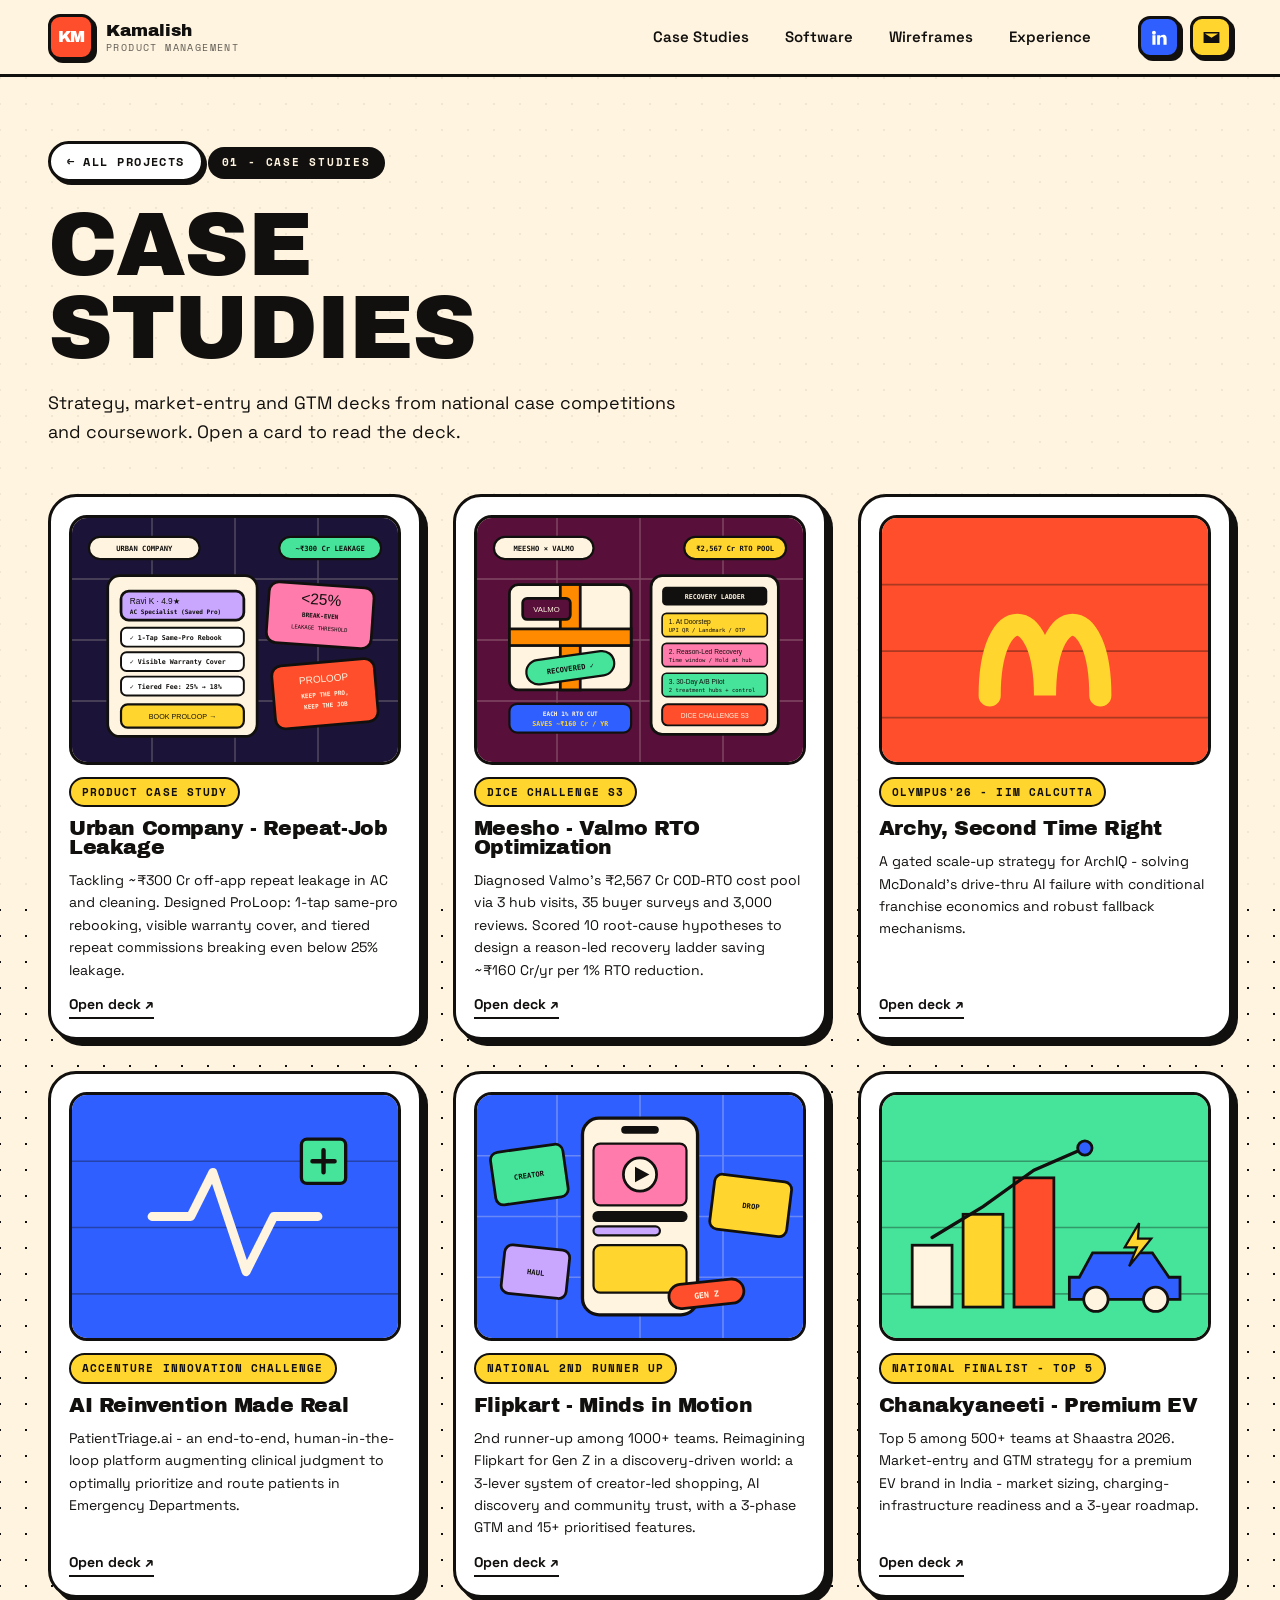
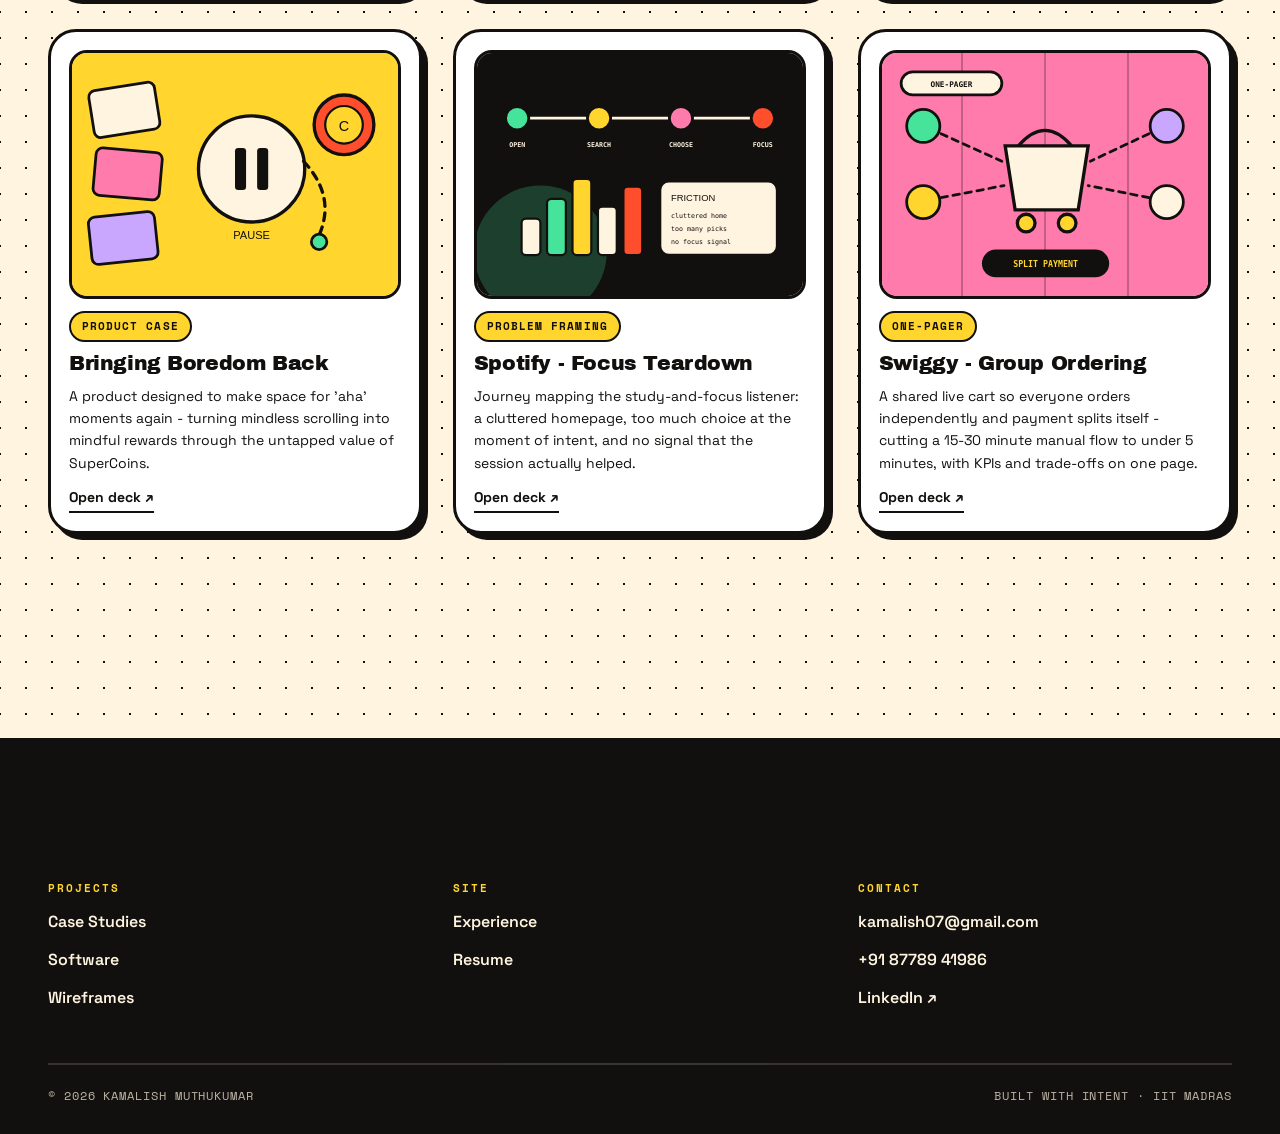
<file: work/case-studies/index.html>
<!DOCTYPE html>
<html lang="en">
<head>
<meta charset="UTF-8" />
<meta name="viewport" content="width=device-width, initial-scale=1.0" />
<title>Case Studies - Kamalish</title>
<meta name="description" content="Strategy, GTM and case competition decks by Kamalish Muthukumar." />
<link rel="preconnect" href="https://fonts.googleapis.com" />
<link rel="preconnect" href="https://fonts.gstatic.com" crossorigin />
<link href="https://fonts.googleapis.com/css2?family=Archivo+Black&family=Space+Grotesk:wght@400;500;600;700&family=Space+Mono:wght@400;700&display=swap" rel="stylesheet" />
<link rel="icon" href="../../assets/img/favicon.svg" type="image/svg+xml" />
<link rel="stylesheet" href="../../assets/css/style.css" />
</head>
<body data-page="decks" data-root="../../">

<header class="site-header" id="header">
  <div class="shell header-inner">
    <a class="brand" href="../../" aria-label="Kamalish - home">
      <span class="brand__mark">KM</span>
      <span class="brand__name">Kamalish<em>Product Management</em></span>
    </a>
    <nav class="nav" aria-label="Primary">
      <a href="./" class="nav__link is-active">Case Studies</a>
      <a href="../software/" class="nav__link">Software</a>
      <a href="../wireframes/" class="nav__link">Wireframes</a>
      <a href="../../#experience" class="nav__link">Experience</a>
    </nav>
    <div class="header-actions">
      <a class="icon-btn icon-btn--blue" data-bind="linkedin" href="#" target="_blank" rel="noopener" aria-label="LinkedIn">
        <svg viewBox="0 0 24 24" aria-hidden="true"><path d="M4.98 3.5a2.5 2.5 0 1 1 0 5 2.5 2.5 0 0 1 0-5zM3 9h4v12H3zM9 9h3.8v1.7h.05c.53-1 1.83-2.05 3.77-2.05C20.3 8.65 21 10.9 21 14v7h-4v-6.2c0-1.48-.03-3.4-2.07-3.4-2.08 0-2.4 1.62-2.4 3.3V21H9z"/></svg>
      </a>
      <a class="icon-btn icon-btn--yellow" data-bind="email" href="#" aria-label="Email">
        <svg viewBox="0 0 24 24" aria-hidden="true"><path d="M2 5h20v14H2zm2 2v.4l8 5 8-5V7z"/></svg>
      </a>
    </div>
  </div>
</header>

<p class="load-error" data-render-error hidden>
  Content could not load. Run the site through a web server (not file://).
</p>

<main>
  <section class="shell page-hero">
    <a class="crumb" href="../../#projects"><span aria-hidden="true">&larr;</span> All projects</a>
    <span class="page-kind">01 - Case Studies</span>
    <h1 class="page-title">Case<br />Studies</h1>
    <p class="page-lede">
      Strategy, market-entry and GTM decks from national case competitions and
      coursework. Open a card to read the deck.
    </p>
  </section>

  <section class="shell section" style="padding-top:0">
    <div class="grid" data-list="decks"></div>
  </section>
</main>

<footer class="site-footer">
  <div class="shell">
    <div class="footer__cols">
      <div class="footer__col">
        <h3>Projects</h3>
        <a href="./">Case Studies</a>
        <a href="../software/">Software</a>
        <a href="../wireframes/">Wireframes</a>
      </div>
      <div class="footer__col">
        <h3>Site</h3>
        <a href="../../#experience">Experience</a>
        <a href="../../#resume">Resume</a>
      </div>
      <div class="footer__col">
        <h3>Contact</h3>
        <a data-bind="email" data-bind-text href="#"></a>
        <a data-bind="phone" data-bind-text href="#"></a>
        <a data-bind="linkedin" href="#" target="_blank" rel="noopener">LinkedIn &#8599;</a>
      </div>
    </div>
    <div class="footer__base">
      <span>&copy; 2026 Kamalish Muthukumar</span>
      <span>Built with intent &middot; IIT Madras</span>
    </div>
  </div>
</footer>

<script src="../../assets/js/tracker.js"></script>
<script src="../../assets/js/main.js"></script>
<script src="../../assets/js/content.js"></script>
</body>
</html>
</file>
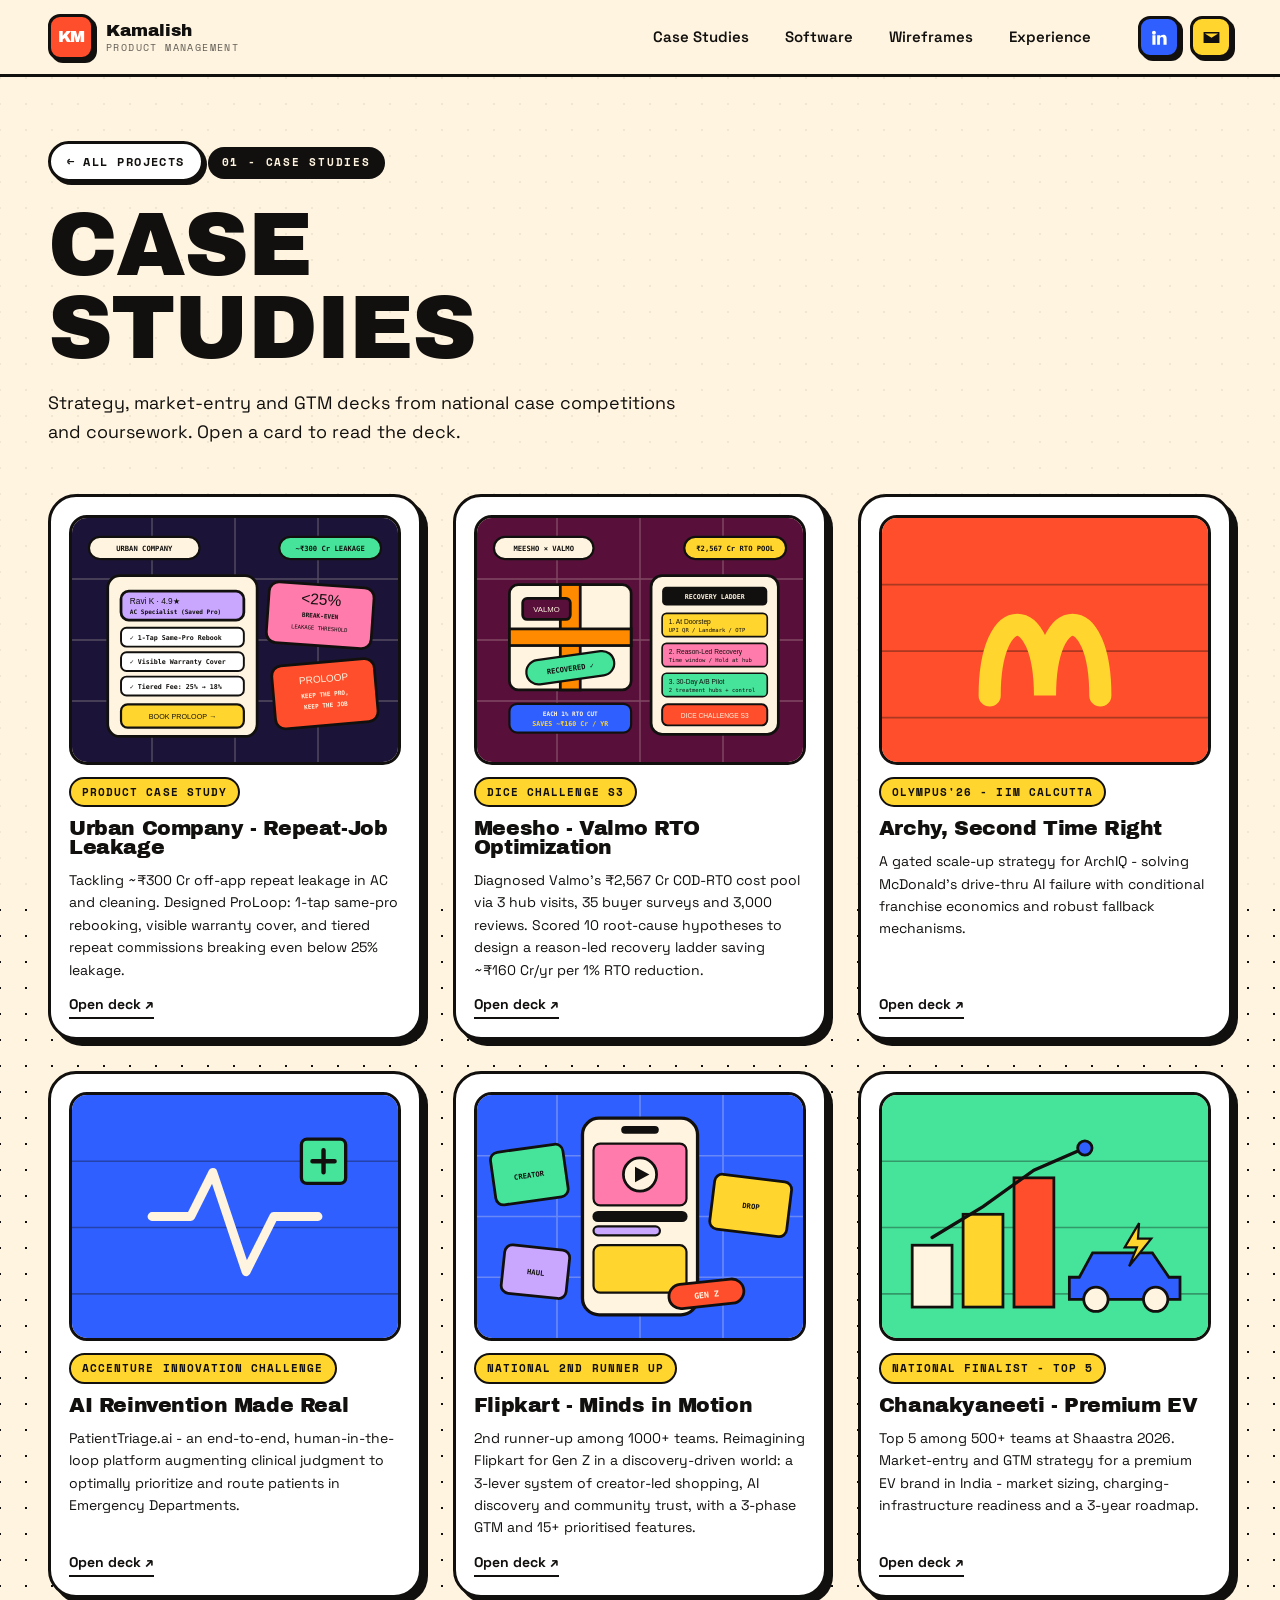
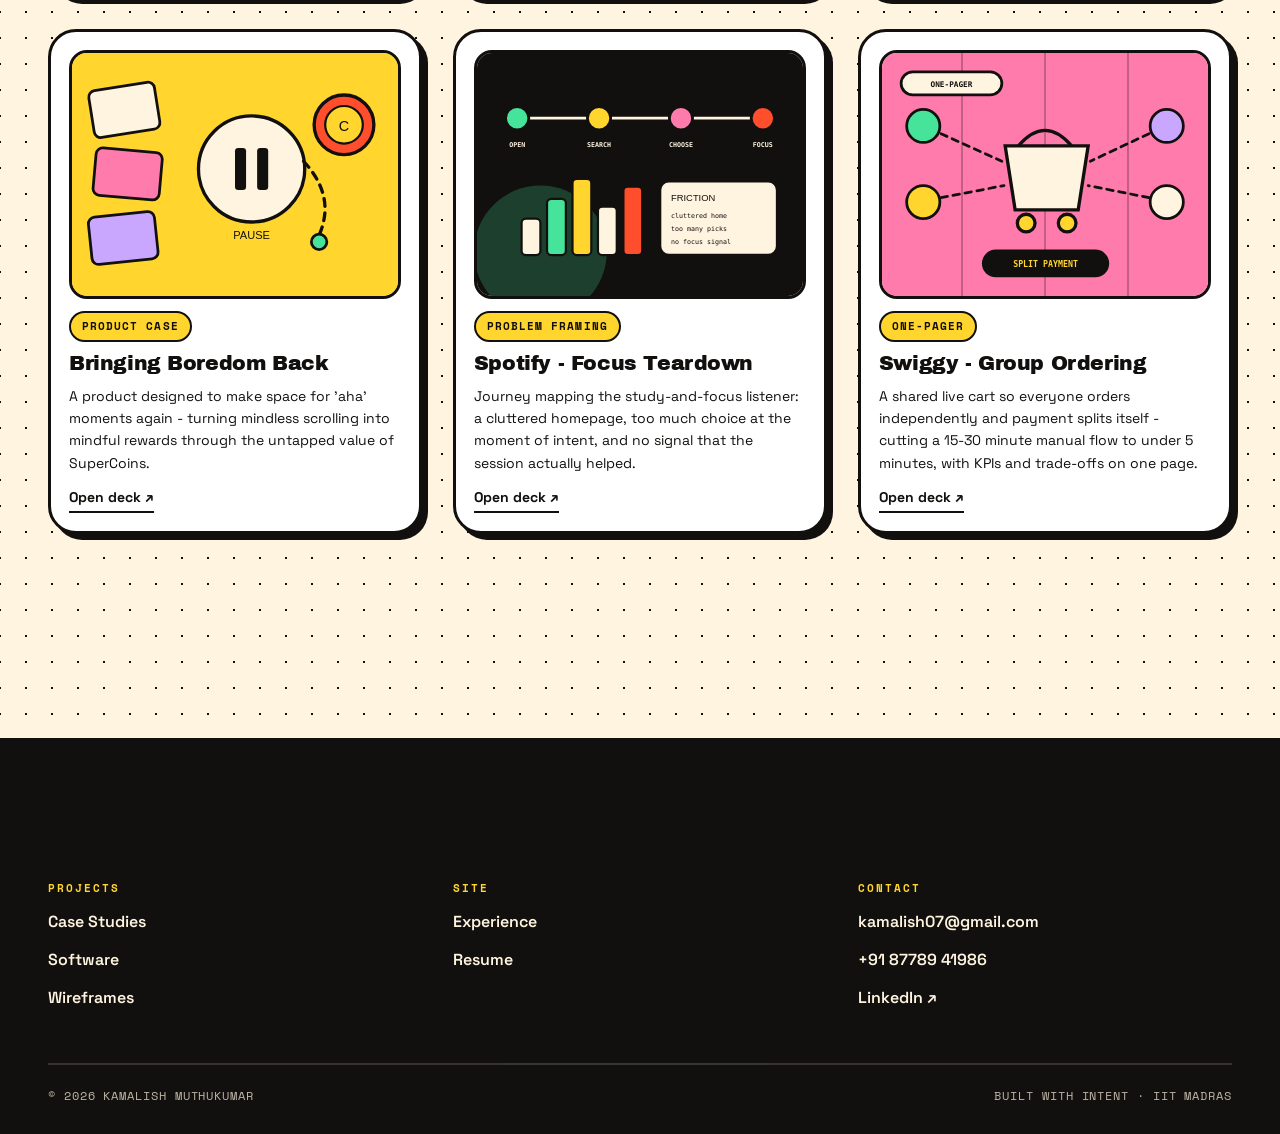
<file: work/product-decks/index.html>
<!DOCTYPE html>
<html lang="en">
<head>
<meta charset="UTF-8" />
<meta http-equiv="refresh" content="0; url=../case-studies/" />
<title>Redirecting to Case Studies...</title>
<link rel="canonical" href="../case-studies/" />
<script>try{sessionStorage.setItem("kmpf_ref",document.referrer||"")}catch(e){}window.location.replace("../case-studies/");</script>
</head>
<body>
<p>Redirecting to <a href="../case-studies/">Case Studies</a>...</p>
</body>
</html>
</file>
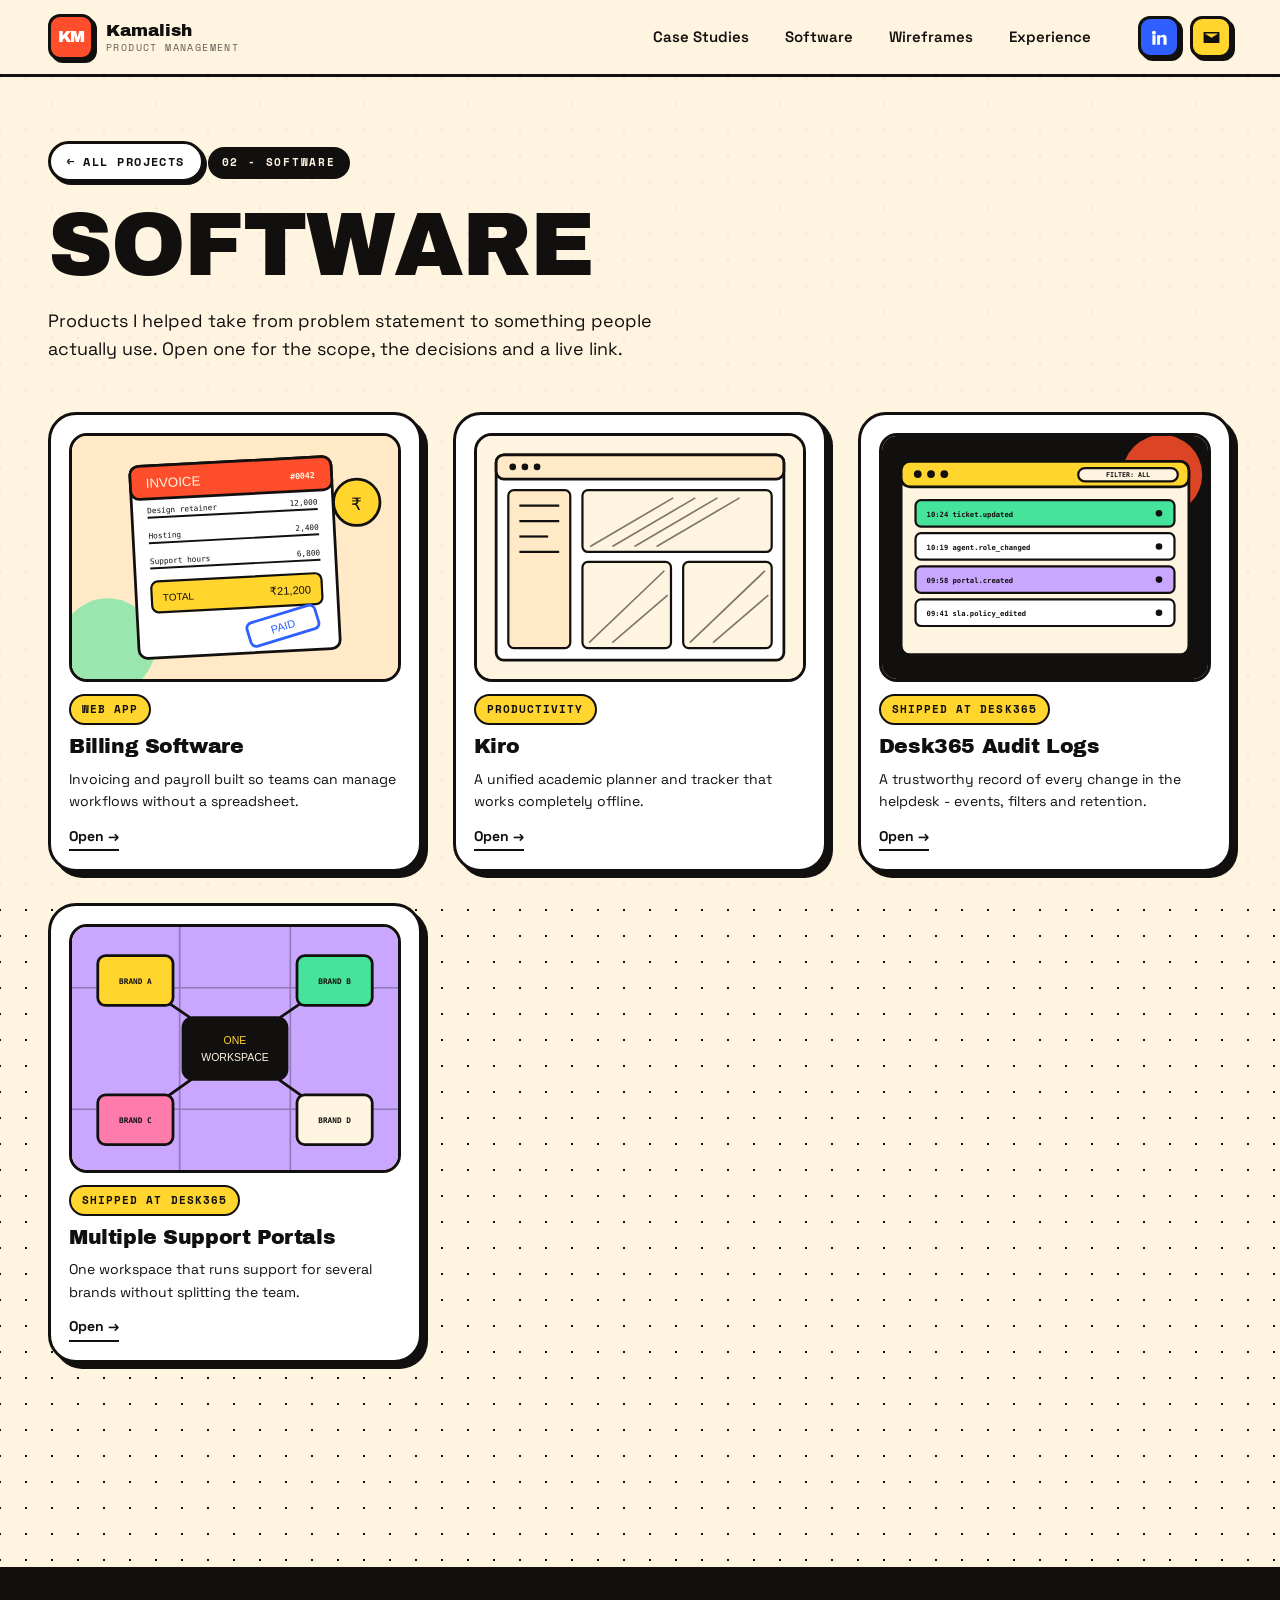
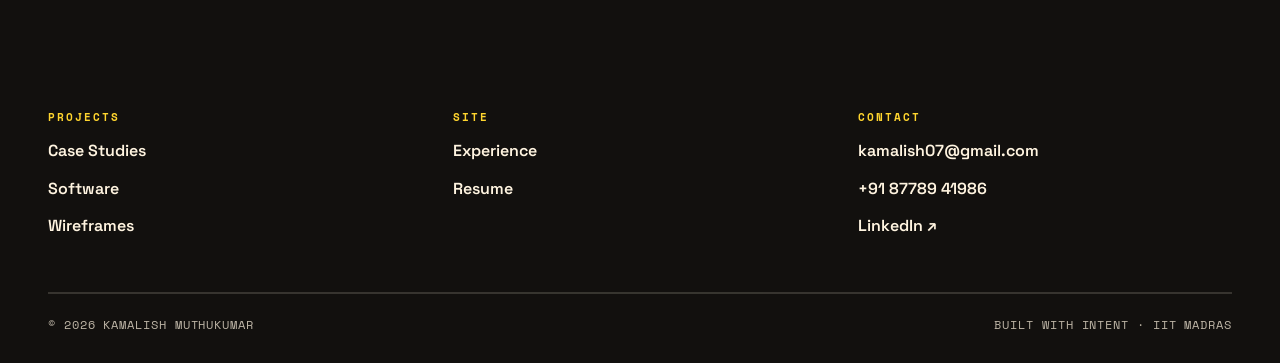
<file: work/software/index.html>
<!DOCTYPE html>
<html lang="en">
<head>
<meta charset="UTF-8" />
<meta name="viewport" content="width=device-width, initial-scale=1.0" />
<title>Software - Kamalish</title>
<meta name="description" content="Software products Kamalish has shaped end to end, with live links." />
<link rel="preconnect" href="https://fonts.googleapis.com" />
<link rel="preconnect" href="https://fonts.gstatic.com" crossorigin />
<link href="https://fonts.googleapis.com/css2?family=Archivo+Black&family=Space+Grotesk:wght@400;500;600;700&family=Space+Mono:wght@400;700&display=swap" rel="stylesheet" />
<link rel="icon" href="../../assets/img/favicon.svg" type="image/svg+xml" />
<link rel="stylesheet" href="../../assets/css/style.css" />
</head>
<body data-page="software" data-root="../../">

<header class="site-header" id="header">
  <div class="shell header-inner">
    <a class="brand" href="../../" aria-label="Kamalish - home">
      <span class="brand__mark">KM</span>
      <span class="brand__name">Kamalish<em>Product Management</em></span>
    </a>
    <nav class="nav" aria-label="Primary">
      <a href="../case-studies/" class="nav__link">Case Studies</a>
      <a href="./" class="nav__link is-active">Software</a>
      <a href="../wireframes/" class="nav__link">Wireframes</a>
      <a href="../../#experience" class="nav__link">Experience</a>
    </nav>
    <div class="header-actions">
      <a class="icon-btn icon-btn--blue" data-bind="linkedin" href="#" target="_blank" rel="noopener" aria-label="LinkedIn">
        <svg viewBox="0 0 24 24" aria-hidden="true"><path d="M4.98 3.5a2.5 2.5 0 1 1 0 5 2.5 2.5 0 0 1 0-5zM3 9h4v12H3zM9 9h3.8v1.7h.05c.53-1 1.83-2.05 3.77-2.05C20.3 8.65 21 10.9 21 14v7h-4v-6.2c0-1.48-.03-3.4-2.07-3.4-2.08 0-2.4 1.62-2.4 3.3V21H9z"/></svg>
      </a>
      <a class="icon-btn icon-btn--yellow" data-bind="email" href="#" aria-label="Email">
        <svg viewBox="0 0 24 24" aria-hidden="true"><path d="M2 5h20v14H2zm2 2v.4l8 5 8-5V7z"/></svg>
      </a>
    </div>
  </div>
</header>

<p class="load-error" data-render-error hidden>
  Content could not load. Run the site through a web server (not file://).
</p>

<main>
  <section class="shell page-hero">
    <a class="crumb" href="../../#projects"><span aria-hidden="true">&larr;</span> All projects</a>
    <span class="page-kind">02 - Software</span>
    <h1 class="page-title">Software</h1>
    <p class="page-lede">
      Products I helped take from problem statement to something people actually
      use. Open one for the scope, the decisions and a live link.
    </p>
  </section>

  <section class="shell section" style="padding-top:0">
    <div class="grid" data-list="softwareGrid"></div>
  </section>
</main>

<footer class="site-footer">
  <div class="shell">
    <div class="footer__cols">
      <div class="footer__col">
        <h3>Projects</h3>
        <a href="../case-studies/">Case Studies</a>
        <a href="./">Software</a>
        <a href="../wireframes/">Wireframes</a>
      </div>
      <div class="footer__col">
        <h3>Site</h3>
        <a href="../../#experience">Experience</a>
        <a href="../../#resume">Resume</a>
      </div>
      <div class="footer__col">
        <h3>Contact</h3>
        <a data-bind="email" data-bind-text href="#"></a>
        <a data-bind="phone" data-bind-text href="#"></a>
        <a data-bind="linkedin" href="#" target="_blank" rel="noopener">LinkedIn &#8599;</a>
      </div>
    </div>
    <div class="footer__base">
      <span>&copy; 2026 Kamalish Muthukumar</span>
      <span>Built with intent &middot; IIT Madras</span>
    </div>
  </div>
</footer>

<script src="../../assets/js/tracker.js"></script>
<script src="../../assets/js/main.js"></script>
<script src="../../assets/js/content.js"></script>
</body>
</html>
</file>
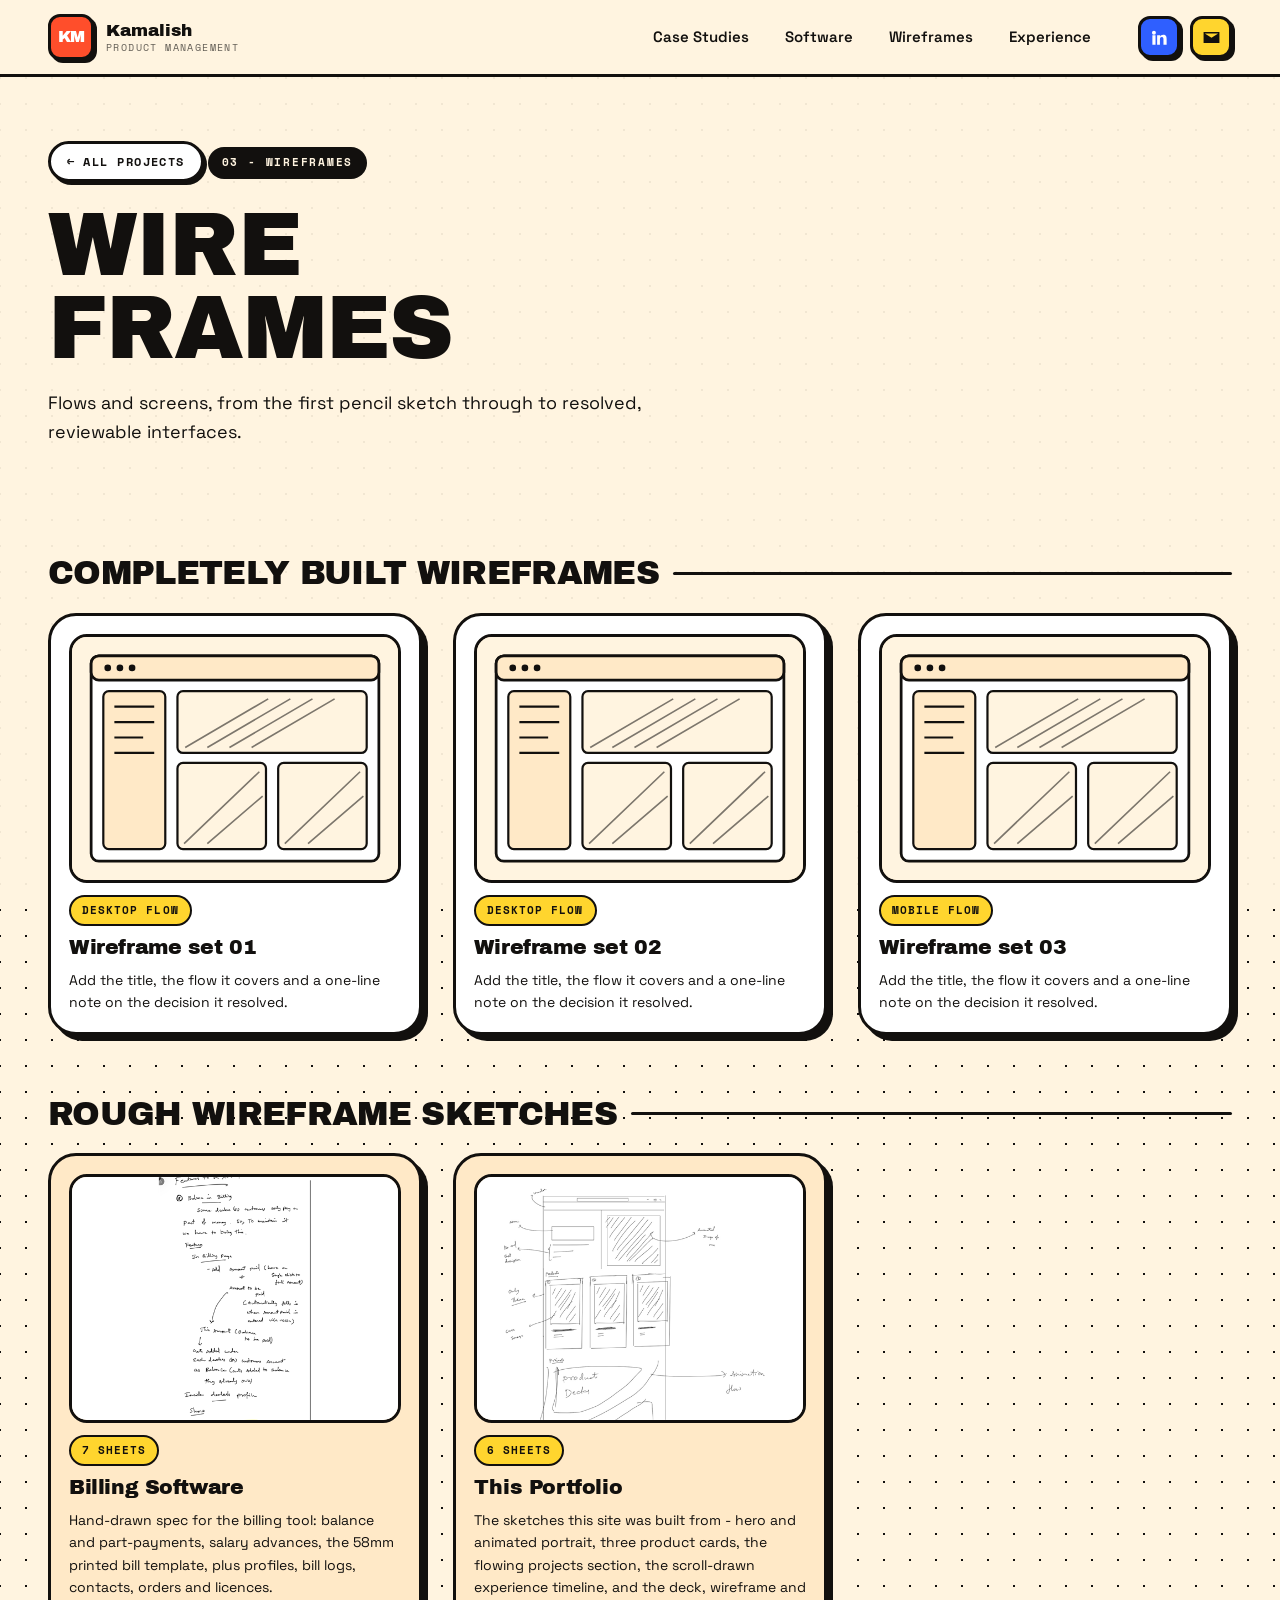
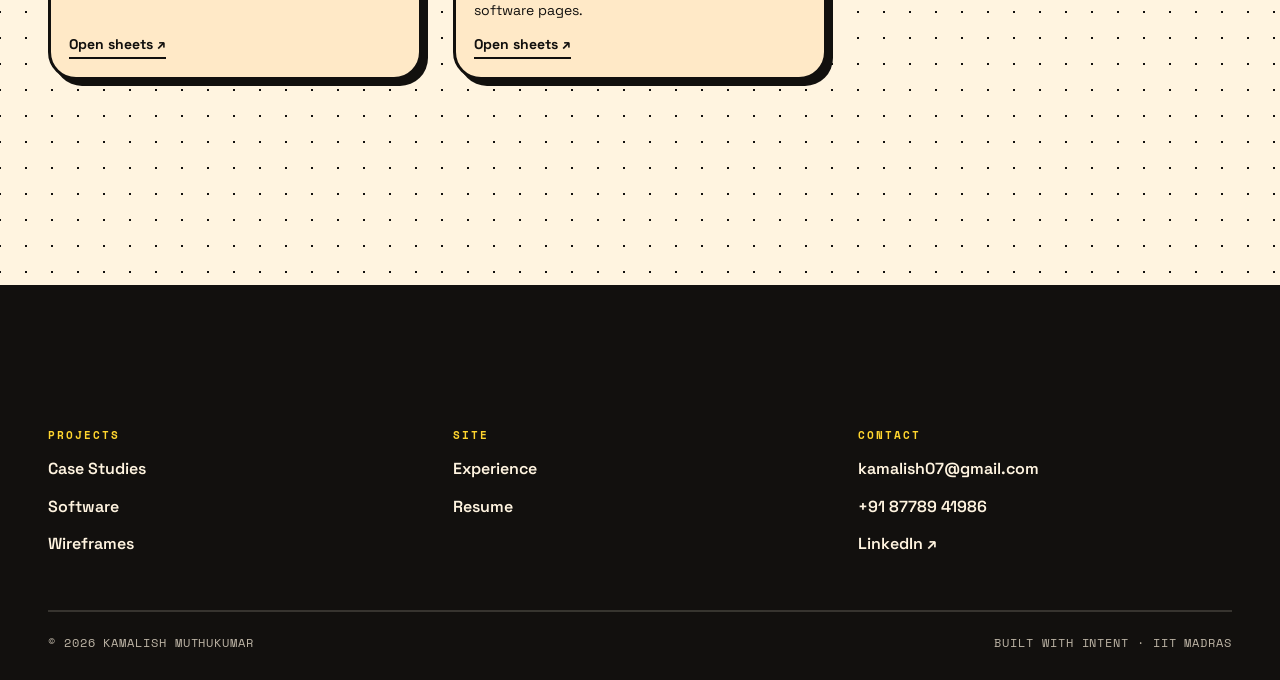
<file: work/wireframes/index.html>
<!DOCTYPE html>
<html lang="en">
<head>
<meta charset="UTF-8" />
<meta name="viewport" content="width=device-width, initial-scale=1.0" />
<title>Wireframes - Kamalish</title>
<meta name="description" content="Built wireframes and rough sketches by Kamalish Muthukumar." />
<link rel="preconnect" href="https://fonts.googleapis.com" />
<link rel="preconnect" href="https://fonts.gstatic.com" crossorigin />
<link href="https://fonts.googleapis.com/css2?family=Archivo+Black&family=Space+Grotesk:wght@400;500;600;700&family=Space+Mono:wght@400;700&display=swap" rel="stylesheet" />
<link rel="icon" href="../../assets/img/favicon.svg" type="image/svg+xml" />
<link rel="stylesheet" href="../../assets/css/style.css" />
</head>
<body data-page="wireframes" data-root="../../">

<header class="site-header" id="header">
  <div class="shell header-inner">
    <a class="brand" href="../../" aria-label="Kamalish - home">
      <span class="brand__mark">KM</span>
      <span class="brand__name">Kamalish<em>Product Management</em></span>
    </a>
    <nav class="nav" aria-label="Primary">
      <a href="../case-studies/" class="nav__link">Case Studies</a>
      <a href="../software/" class="nav__link">Software</a>
      <a href="./" class="nav__link is-active">Wireframes</a>
      <a href="../../#experience" class="nav__link">Experience</a>
    </nav>
    <div class="header-actions">
      <a class="icon-btn icon-btn--blue" data-bind="linkedin" href="#" target="_blank" rel="noopener" aria-label="LinkedIn">
        <svg viewBox="0 0 24 24" aria-hidden="true"><path d="M4.98 3.5a2.5 2.5 0 1 1 0 5 2.5 2.5 0 0 1 0-5zM3 9h4v12H3zM9 9h3.8v1.7h.05c.53-1 1.83-2.05 3.77-2.05C20.3 8.65 21 10.9 21 14v7h-4v-6.2c0-1.48-.03-3.4-2.07-3.4-2.08 0-2.4 1.62-2.4 3.3V21H9z"/></svg>
      </a>
      <a class="icon-btn icon-btn--yellow" data-bind="email" href="#" aria-label="Email">
        <svg viewBox="0 0 24 24" aria-hidden="true"><path d="M2 5h20v14H2zm2 2v.4l8 5 8-5V7z"/></svg>
      </a>
    </div>
  </div>
</header>

<p class="load-error" data-render-error hidden>
  Content could not load. Run the site through a web server (not file://).
</p>

<main>
  <section class="shell page-hero">
    <a class="crumb" href="../../#projects"><span aria-hidden="true">&larr;</span> All projects</a>
    <span class="page-kind">03 - Wireframes</span>
    <h1 class="page-title">Wire<br />frames</h1>
    <p class="page-lede">
      Flows and screens, from the first pencil sketch through to resolved,
      reviewable interfaces.
    </p>
  </section>

  <section class="shell section" style="padding-top:0">
    <h2 class="subhead reveal" data-reveal>Completely built wireframes</h2>
    <div class="grid" data-list="wfBuilt"></div>

    <h2 class="subhead reveal" data-reveal>Rough wireframe sketches</h2>
    <div class="grid" data-list="wfSketches"></div>
  </section>
</main>

<footer class="site-footer">
  <div class="shell">
    <div class="footer__cols">
      <div class="footer__col">
        <h3>Projects</h3>
        <a href="../case-studies/">Case Studies</a>
        <a href="../software/">Software</a>
        <a href="./">Wireframes</a>
      </div>
      <div class="footer__col">
        <h3>Site</h3>
        <a href="../../#experience">Experience</a>
        <a href="../../#resume">Resume</a>
      </div>
      <div class="footer__col">
        <h3>Contact</h3>
        <a data-bind="email" data-bind-text href="#"></a>
        <a data-bind="phone" data-bind-text href="#"></a>
        <a data-bind="linkedin" href="#" target="_blank" rel="noopener">LinkedIn &#8599;</a>
      </div>
    </div>
    <div class="footer__base">
      <span>&copy; 2026 Kamalish Muthukumar</span>
      <span>Built with intent &middot; IIT Madras</span>
    </div>
  </div>
</footer>

<script src="../../assets/js/tracker.js"></script>
<script src="../../assets/js/main.js"></script>
<script src="../../assets/js/content.js"></script>
</body>
</html>
</file>
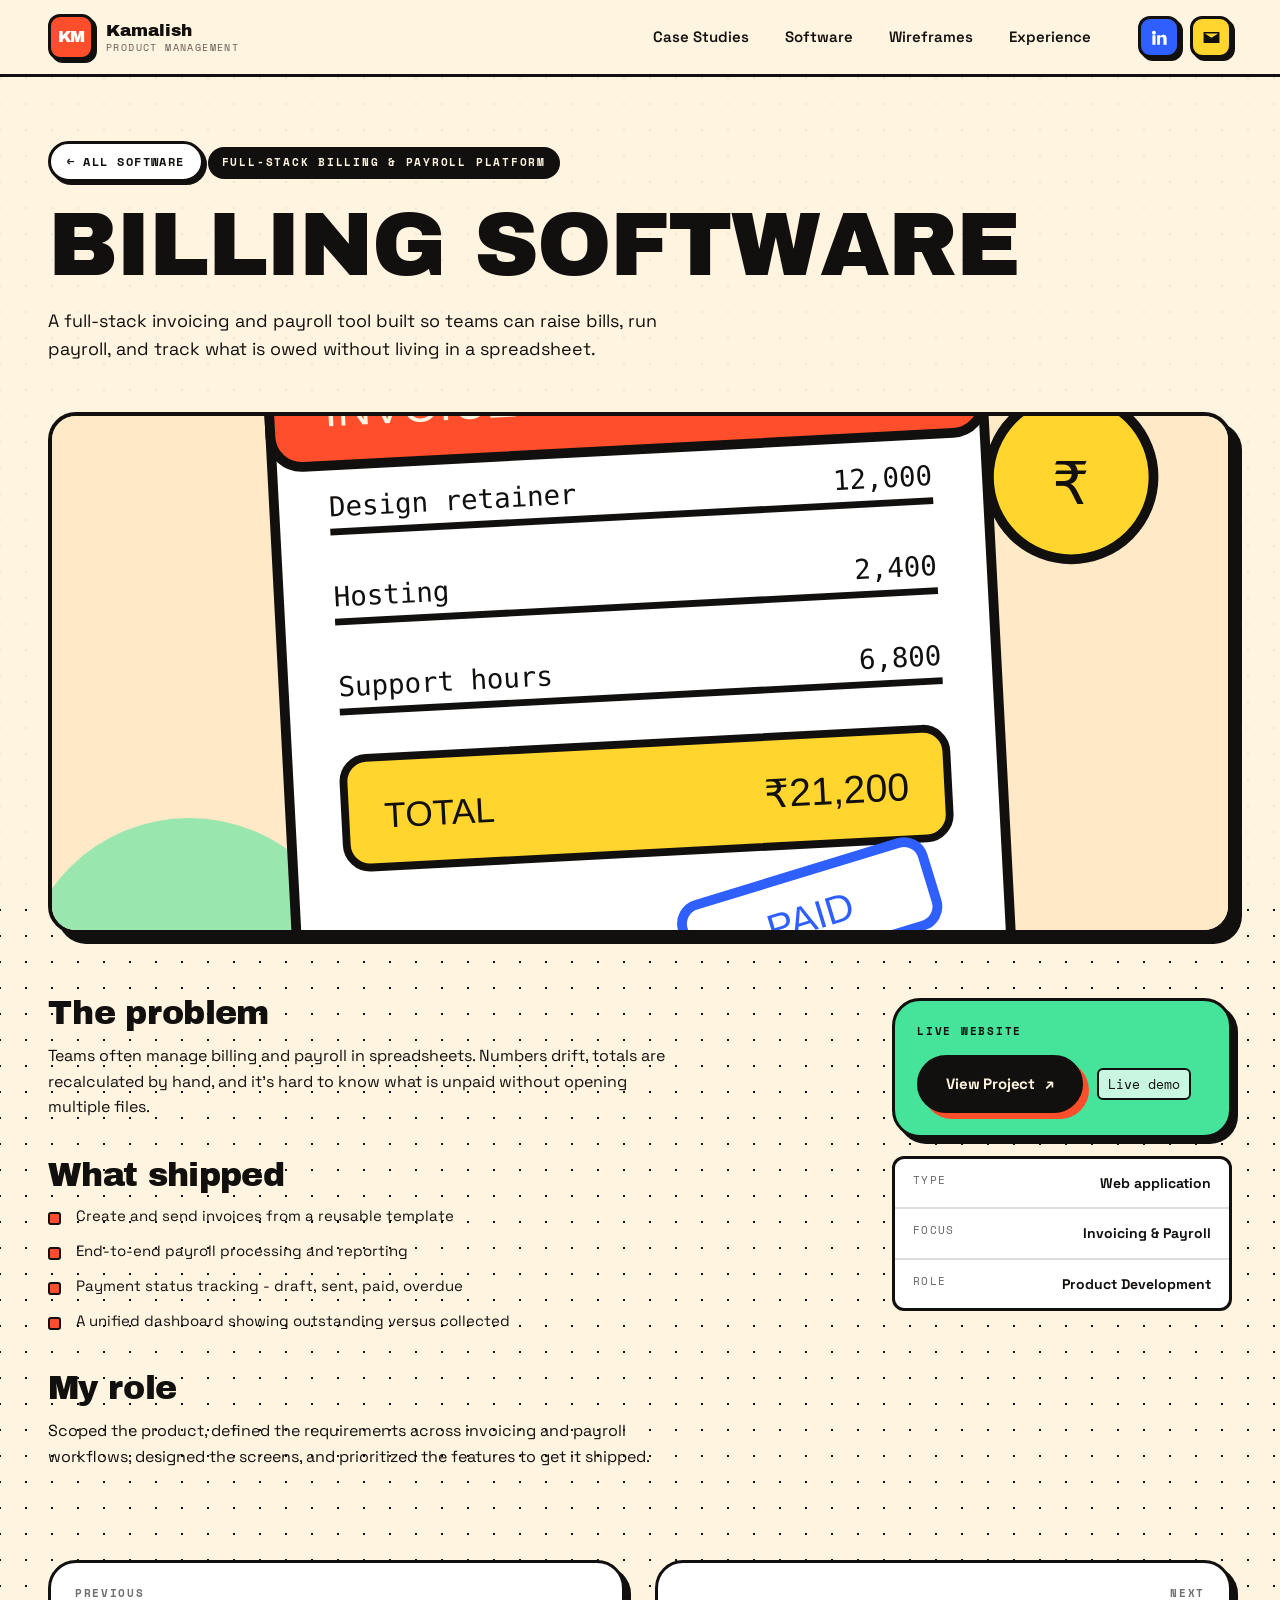
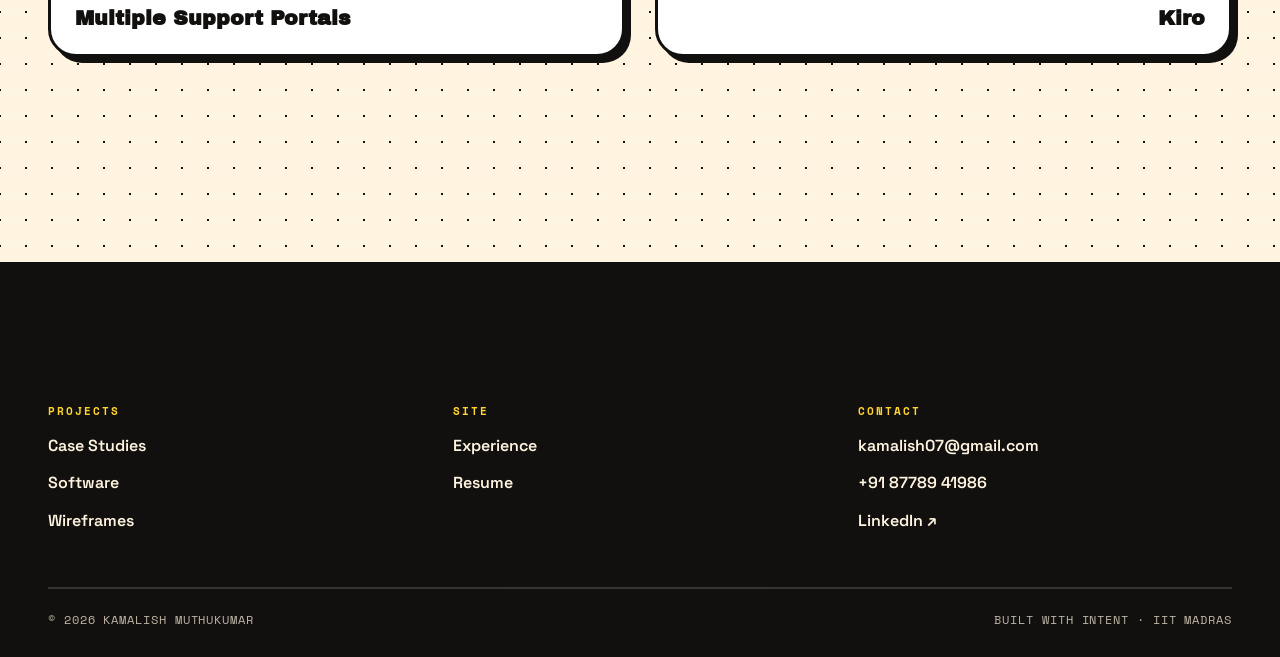
<file: work/software/item.html>
<!DOCTYPE html>
<html lang="en">
<head>
<meta charset="UTF-8" />
<meta name="viewport" content="width=device-width, initial-scale=1.0" />
<title>Software - Kamalish</title>
<meta name="description" content="Software product case study by Kamalish Muthukumar." />
<link rel="preconnect" href="https://fonts.googleapis.com" />
<link rel="preconnect" href="https://fonts.gstatic.com" crossorigin />
<link href="https://fonts.googleapis.com/css2?family=Archivo+Black&family=Space+Grotesk:wght@400;500;600;700&family=Space+Mono:wght@400;700&display=swap" rel="stylesheet" />
<link rel="icon" href="../../assets/img/favicon.svg" type="image/svg+xml" />
<link rel="stylesheet" href="../../assets/css/style.css" />
</head>
<body data-page="item" data-root="../../">

<header class="site-header" id="header">
  <div class="shell header-inner">
    <a class="brand" href="../../" aria-label="Kamalish - home">
      <span class="brand__mark">KM</span>
      <span class="brand__name">Kamalish<em>Product Management</em></span>
    </a>
    <nav class="nav" aria-label="Primary">
      <a href="../case-studies/" class="nav__link">Case Studies</a>
      <a href="./" class="nav__link is-active">Software</a>
      <a href="../wireframes/" class="nav__link">Wireframes</a>
      <a href="../../#experience" class="nav__link">Experience</a>
    </nav>
    <div class="header-actions">
      <a class="icon-btn icon-btn--blue" data-bind="linkedin" href="#" target="_blank" rel="noopener" aria-label="LinkedIn">
        <svg viewBox="0 0 24 24" aria-hidden="true"><path d="M4.98 3.5a2.5 2.5 0 1 1 0 5 2.5 2.5 0 0 1 0-5zM3 9h4v12H3zM9 9h3.8v1.7h.05c.53-1 1.83-2.05 3.77-2.05C20.3 8.65 21 10.9 21 14v7h-4v-6.2c0-1.48-.03-3.4-2.07-3.4-2.08 0-2.4 1.62-2.4 3.3V21H9z"/></svg>
      </a>
      <a class="icon-btn icon-btn--yellow" data-bind="email" href="#" aria-label="Email">
        <svg viewBox="0 0 24 24" aria-hidden="true"><path d="M2 5h20v14H2zm2 2v.4l8 5 8-5V7z"/></svg>
      </a>
    </div>
  </div>
</header>

<p class="load-error" data-render-error hidden>
  Content could not load. Run the site through a web server (not file://).
</p>

<main>
  <!-- title band -->
  <section class="shell page-hero">
    <a class="crumb" href="./"><span aria-hidden="true">&larr;</span> All software</a>
    <span class="page-kind" data-bind="itemKind"></span>
    <h1 class="page-title" data-bind="itemTitle"></h1>
    <p class="page-lede" data-bind="itemSummary"></p>
  </section>

  <!-- full-bleed cover -->
  <section class="shell">
    <figure class="cover reveal" data-reveal>
      <img data-bind="itemCover" src="" alt="" />
    </figure>
  </section>

  <!-- article + sticky sidebar -->
  <section class="shell section" style="padding-top:clamp(40px,5vw,72px)">
    <div class="article">
      <div class="article__main">
        <h2 class="reveal" data-reveal>The problem</h2>
        <p class="reveal" data-reveal data-bind="itemProblem"></p>

        <h2 class="reveal" data-reveal>What shipped</h2>
        <ul class="bullets reveal" data-reveal data-list="itemShipped"></ul>

        <h2 class="reveal" data-reveal>My role</h2>
        <p class="reveal" data-reveal data-bind="itemRole"></p>
      </div>

      <aside class="article__side">
        <div class="linkbox" data-bind="itemLinkbox"></div>
        <dl class="factlist" data-list="itemFacts"></dl>
      </aside>
    </div>

    <nav class="pagers" data-bind="itemNav" aria-label="More software"></nav>
  </section>
</main>

<footer class="site-footer">
  <div class="shell">
    <div class="footer__cols">
      <div class="footer__col">
        <h3>Projects</h3>
        <a href="../case-studies/">Case Studies</a>
        <a href="./">Software</a>
        <a href="../wireframes/">Wireframes</a>
      </div>
      <div class="footer__col">
        <h3>Site</h3>
        <a href="../../#experience">Experience</a>
        <a href="../../#resume">Resume</a>
      </div>
      <div class="footer__col">
        <h3>Contact</h3>
        <a data-bind="email" data-bind-text href="#"></a>
        <a data-bind="phone" data-bind-text href="#"></a>
        <a data-bind="linkedin" href="#" target="_blank" rel="noopener">LinkedIn &#8599;</a>
      </div>
    </div>
    <div class="footer__base">
      <span>&copy; 2026 Kamalish Muthukumar</span>
      <span>Built with intent &middot; IIT Madras</span>
    </div>
  </div>
</footer>

<script src="../../assets/js/tracker.js"></script>
<script src="../../assets/js/main.js"></script>
<script src="../../assets/js/content.js"></script>
</body>
</html>
</file>
<file: assets/css/style.css>
/* =============================================================
   KAMALISH — NEO BRUTALIST PORTFOLIO
   1. Tokens          5. Hero
   2. Reset/base      6. Products
   3. Primitives      7. Projects flow
   4. Header          8. Experience  9. Resume  10. Footer  11. Motion
   ============================================================= */

/* ---------------------------------------------------- 1. TOKENS */
:root{
  --ink:      #12100E;
  --paper:    #FFF4E0;
  --paper-2:  #FFE9C7;
  --sand:     #E3CFAB;   /* warm sandal - portrait backdrop */
  --white:    #FFFFFF;

  --coral:    #FF4E2B;
  --yellow:   #FFD52E;
  --blue:     #2F5FFF;
  --mint:     #46E39B;
  --lilac:    #C9A7FF;
  --pink:     #FF7BAC;

  --bd:       3px;
  --bd-thick: 4px;
  --r:        18px;
  --r-lg:     28px;

  --sh:       6px 6px 0 var(--ink);
  --sh-lg:    10px 10px 0 var(--ink);
  --sh-xl:    14px 14px 0 var(--ink);

  --shell:    1220px;
  --gap:      clamp(18px, 2.4vw, 32px);

  --ff-display:'Archivo Black', 'Arial Black', system-ui, sans-serif;
  --ff-body:   'Space Grotesk', system-ui, -apple-system, sans-serif;
  --ff-mono:   'Space Mono', ui-monospace, monospace;

  --ease:      cubic-bezier(.16,.84,.32,1);
  --ease-back: cubic-bezier(.34,1.56,.64,1);
}

/* ------------------------------------------------ 2. RESET/BASE */
*,*::before,*::after{ box-sizing:border-box; }
[hidden]{ display:none !important; }   /* beats component display rules */
html{
  scroll-behavior:smooth; scroll-padding-top:104px; -webkit-text-size-adjust:100%;
  overflow-x:clip;
}
body{
  margin:0;
  font-family:var(--ff-body);
  font-size:clamp(15px,1.05vw,17px);
  line-height:1.6;
  color:var(--ink);
  background:var(--paper);
  overflow-x:hidden;
  /* subtle dotted paper texture */
  background-image:radial-gradient(var(--ink) .8px, transparent .8px);
  background-size:26px 26px;
  background-position:-13px -13px;
}
body::before{ /* wash so the dots stay whisper-quiet */
  content:''; position:fixed; inset:0; z-index:-1;
  background:var(--paper); opacity:.94; pointer-events:none;
}
img,svg{ max-width:100%; display:block; }
a{ color:inherit; text-decoration:none; }
h1,h2,h3{ margin:0; font-family:var(--ff-display); font-weight:400; line-height:.92; letter-spacing:-.02em; }
p{ margin:0; }
ul{ margin:0; padding:0; list-style:none; }
button{ font:inherit; color:inherit; }
::selection{ background:var(--coral); color:var(--white); }

.shell{ width:min(100% - 2 * clamp(16px,4vw,48px), var(--shell)); margin-inline:auto; }
.section{ padding-block:clamp(72px,10vw,140px); position:relative; }

.skip-link{
  position:absolute; left:-9999px; top:12px; z-index:200;
  background:var(--ink); color:var(--paper); padding:12px 18px; border-radius:10px;
}
.skip-link:focus{ left:16px; }

:focus-visible{ outline:4px solid var(--blue); outline-offset:3px; border-radius:4px; }

/* -------------------------------------------- 3. PRIMITIVES */
.eyebrow{
  display:inline-flex; align-items:center; gap:10px;
  font-family:var(--ff-mono); font-size:12px; font-weight:700;
  letter-spacing:.16em; text-transform:uppercase;
  background:var(--white); border:var(--bd) solid var(--ink);
  padding:8px 16px; border-radius:999px; box-shadow:4px 4px 0 var(--ink);
}
.eyebrow .dot{
  width:9px; height:9px; border-radius:50%; background:var(--coral);
  box-shadow:0 0 0 3px rgba(255,78,43,.28); animation:pulse 2s infinite;
}
@keyframes pulse{ 50%{ box-shadow:0 0 0 7px rgba(255,78,43,0); } }

.btn{
  --btn-bg:var(--white);
  display:inline-flex; align-items:center; justify-content:center; gap:10px;
  padding:14px 26px; font-weight:700; font-size:15px; letter-spacing:-.01em;
  background:var(--btn-bg); color:var(--ink);
  border:var(--bd) solid var(--ink); border-radius:999px;
  box-shadow:var(--sh); cursor:pointer;
  transition:transform .18s var(--ease-back), box-shadow .18s var(--ease-back), background .18s;
  will-change:transform;
}
.btn:hover{ transform:translate(-3px,-3px); box-shadow:9px 9px 0 var(--ink); }
.btn:active{ transform:translate(3px,3px); box-shadow:2px 2px 0 var(--ink); }
.btn--lg{ padding:18px 34px; font-size:17px; }
.btn--coral{ --btn-bg:var(--coral); color:var(--white); }
.btn--yellow{ --btn-bg:var(--yellow); }
.btn--mint{ --btn-bg:var(--mint); }
.btn--blue{ --btn-bg:var(--blue); color:var(--white); }
.btn:disabled{ cursor:not-allowed; }
.btn:disabled:hover{ transform:none; box-shadow:var(--sh); }
.btn--dark{ --btn-bg:var(--ink); color:var(--paper); box-shadow:6px 6px 0 var(--coral); }
.btn--dark:hover{ box-shadow:9px 9px 0 var(--coral); }
.btn--ghost{ --btn-bg:transparent; box-shadow:none; }
.btn--ghost:hover{ --btn-bg:var(--white); box-shadow:var(--sh); }
.btn__icon{ font-size:1.1em; line-height:1; }

.tags{ display:flex; flex-wrap:wrap; gap:8px; }
.tags li{
  font-family:var(--ff-mono); font-size:11px; font-weight:700;
  text-transform:uppercase; letter-spacing:.08em;
  padding:5px 11px; border:2px solid var(--ink); border-radius:999px;
  background:rgba(255,255,255,.65);
}

.section-head{
  display:grid; grid-template-columns:auto 1fr; gap:var(--gap);
  align-items:end; margin-bottom:clamp(40px,5vw,72px);
}
.section-head--center{ grid-template-columns:1fr; text-align:center; justify-items:center; }
.section-title{
  font-size:clamp(44px,7.6vw,104px); text-transform:uppercase;
  position:relative; display:inline-block;
}
.section-title::after{
  content:''; position:absolute; left:0; right:-8px; bottom:.06em; height:.16em;
  background:var(--yellow); border:2px solid var(--ink); border-radius:4px; z-index:-1;
  transform:rotate(-1deg);
}
.section-head--center .section-title::after{ right:-14px; left:-14px; }
.section-note{ max-width:46ch; font-size:clamp(15px,1.35vw,19px); padding-bottom:.6em; }
.section-head--center .section-note{ margin-inline:auto; }

/* ------------------------------------------------- 4. HEADER */
.site-header{
  position:sticky; top:0; z-index:100;
  background:var(--paper); border-bottom:var(--bd) solid var(--ink);
  transition:box-shadow .3s var(--ease), transform .35s var(--ease);
}
.site-header.is-stuck{ box-shadow:0 8px 0 rgba(18,16,14,.12); }
.site-header.is-hidden{ transform:translateY(-104%); }
.header-inner{ display:flex; align-items:center; gap:var(--gap); padding-block:14px; }

.brand{ display:flex; align-items:center; gap:12px; margin-right:auto; }
.brand__mark{
  display:grid; place-items:center; width:46px; height:46px;
  font-family:var(--ff-display); font-size:16px; letter-spacing:-.04em;
  background:var(--coral); color:var(--white);
  border:var(--bd) solid var(--ink); border-radius:12px; box-shadow:3px 3px 0 var(--ink);
  transition:transform .25s var(--ease-back);
}
.brand:hover .brand__mark{ transform:rotate(-8deg) scale(1.06); }
.brand__name{ font-family:var(--ff-display); font-size:17px; line-height:1; }
.brand__name em{
  display:block; font-family:var(--ff-mono); font-size:10px; font-style:normal;
  letter-spacing:.14em; text-transform:uppercase; opacity:.65; margin-top:4px;
}

.nav{ display:flex; gap:4px; }
.nav__link{
  position:relative; padding:9px 16px; font-weight:600; font-size:15px; border-radius:999px;
  transition:background .2s, color .2s;
}
.nav__link::after{
  content:''; position:absolute; left:16px; right:16px; bottom:6px; height:2.5px;
  background:var(--ink); transform:scaleX(0); transform-origin:right;
  transition:transform .3s var(--ease);
}
.nav__link:hover::after, .nav__link.is-active::after{ transform:scaleX(1); transform-origin:left; }
.nav__link.is-active{ background:var(--yellow); box-shadow:inset 0 0 0 2.5px var(--ink); }
.nav__link.is-active::after{ display:none; }

.header-actions{ display:flex; align-items:center; gap:10px; }
.icon-btn{
  display:grid; place-items:center; width:42px; height:42px;
  border:var(--bd) solid var(--ink); border-radius:12px; box-shadow:3px 3px 0 var(--ink);
  transition:transform .18s var(--ease-back), box-shadow .18s var(--ease-back);
}
.icon-btn svg{ width:19px; height:19px; fill:var(--ink); }
.icon-btn--blue{ background:var(--blue); }
.icon-btn--blue svg{ fill:var(--white); }
.icon-btn--yellow{ background:var(--yellow); }
.icon-btn:hover{ transform:translate(-2px,-2px); box-shadow:5px 5px 0 var(--ink); }

.nav-toggle{
  display:none; width:46px; height:46px; padding:0; background:var(--white);
  border:var(--bd) solid var(--ink); border-radius:12px; box-shadow:3px 3px 0 var(--ink);
  cursor:pointer;
}
.nav-toggle span{
  display:block; width:20px; height:2.6px; margin:4px auto; background:var(--ink);
  border-radius:2px; transition:transform .3s var(--ease), opacity .2s;
}
.nav-toggle[aria-expanded="true"] span:nth-child(1){ transform:translateY(6.6px) rotate(45deg); }
.nav-toggle[aria-expanded="true"] span:nth-child(2){ opacity:0; }
.nav-toggle[aria-expanded="true"] span:nth-child(3){ transform:translateY(-6.6px) rotate(-45deg); }

.mobile-nav{
  display:flex; flex-direction:column; gap:2px; padding:12px clamp(16px,4vw,48px) 22px;
  border-top:var(--bd) solid var(--ink); background:var(--paper-2);
}
.mobile-nav a{
  font-family:var(--ff-display); font-size:26px; text-transform:uppercase;
  padding:10px 0; border-bottom:2px solid rgba(18,16,14,.15);
}

/* --------------------------------------------------- 5. HERO */
.hero{ padding-top:clamp(48px,6vw,84px); position:relative; overflow-x:clip; }
.hero__grid{
  display:grid; grid-template-columns:1.08fr .92fr; gap:clamp(32px,5vw,72px);
  align-items:center; padding-bottom:clamp(56px,7vw,96px);
}

.hero__name{ margin:22px 0 26px; }
.hero__name .word{
  display:block; white-space:nowrap;
  font-size:clamp(40px,7.4vw,96px); line-height:.9; letter-spacing:-.045em;
  color:var(--coral);
  -webkit-text-stroke:2.5px var(--ink);
  text-shadow:6px 6px 0 var(--ink);
}

.hero__intro{ max-width:52ch; font-size:clamp(16px,1.4vw,19px); }
.hero__intro strong{ display:block; font-size:1.12em; margin-bottom:8px; }

.hero__cta{ display:flex; flex-wrap:wrap; gap:14px; margin-top:30px; }

/* "What I do" - colour blocks on paper, same language as the work cards.
   Deliberately static: no hover lift, no pill shapes, so these never read
   as buttons. */
.caps__grid{ display:grid; grid-template-columns:repeat(4,1fr); gap:var(--gap); }
.caps__grid li{
  display:flex; flex-direction:column; gap:12px; padding:24px 22px;
  border:var(--bd) solid var(--ink); border-radius:var(--r-lg);
  box-shadow:var(--sh);
}
.caps__grid li:nth-child(4n+1){ background:var(--yellow); }
.caps__grid li:nth-child(4n+2){ background:var(--mint); }
.caps__grid li:nth-child(4n+3){ background:var(--lilac); }
.caps__grid li:nth-child(4n+4){ background:var(--pink); }

.capabilities__key{
  display:grid; place-items:center; width:48px; height:48px;
  font-family:var(--ff-display); font-size:17px; letter-spacing:-.02em;
  background:var(--ink); color:var(--paper);
  border:2.5px solid var(--ink); border-radius:13px;
}
.caps__grid b{
  font-family:var(--ff-display); font-weight:400;
  font-size:clamp(17px,1.5vw,22px); line-height:1.05; letter-spacing:-.01em;
}
.caps__grid i{ font-style:normal; font-size:14px; line-height:1.5; }

.toolbelt{
  display:flex; flex-wrap:wrap; align-items:center; gap:10px;
  margin-top:var(--gap); padding:18px 20px;
  background:var(--white);
  border:var(--bd) solid var(--ink); border-radius:var(--r-lg);
  box-shadow:var(--sh);
}
.toolbelt__label{
  font-family:var(--ff-mono); font-size:11px; font-weight:700;
  letter-spacing:.18em; text-transform:uppercase; margin-right:6px;
}
.toolbelt__list{ display:flex; flex-wrap:wrap; gap:9px; }
.toolbelt__list li{
  font-family:var(--ff-mono); font-size:12.5px; font-weight:700;
  padding:6px 12px; background:var(--paper-2);
  border:2.5px solid var(--ink); border-radius:8px;
}

.load-error{
  margin:0; padding:14px 18px; text-align:center; font-weight:700;
  background:var(--coral); color:var(--white);
  border-bottom:var(--bd) solid var(--ink);
}

/* portrait */
.hero__right{ display:grid; place-items:center; }
.portrait{ position:relative; width:min(100%,470px); aspect-ratio:1/1.06; }
.portrait__blob{
  position:absolute; inset:-6% -8% -4% -6%;
  background:var(--mint); border:var(--bd-thick) solid var(--ink);
  border-radius:58% 42% 46% 54% / 44% 52% 48% 56%;
  animation:morph 14s ease-in-out infinite;
}
@keyframes morph{
  0%,100%{ border-radius:58% 42% 46% 54% / 44% 52% 48% 56%; transform:rotate(0deg); }
  33%    { border-radius:44% 56% 62% 38% / 56% 40% 60% 44%; transform:rotate(4deg); }
  66%    { border-radius:62% 38% 40% 60% / 38% 58% 42% 62%; transform:rotate(-3deg); }
}
.portrait__frame{
  position:absolute; inset:0; overflow:hidden;
  /* solid colour behind the cut-out portrait so the transparent
     background reads as a deliberate block, not a missing image */
  background:var(--sand);
  border:var(--bd-thick) solid var(--ink); border-radius:var(--r-lg);
  box-shadow:var(--sh-xl);
}
.portrait__frame img{
  width:100%; height:100%;
  object-fit:cover; object-position:50% 8%;
}
.portrait__grain{
  position:absolute; inset:0; pointer-events:none; mix-blend-mode:multiply; opacity:.16;
  background-image:radial-gradient(var(--ink) 1px, transparent 1px);
  background-size:5px 5px;
}

.sticker{
  position:absolute; z-index:3;
  font-family:var(--ff-mono); font-size:12px; font-weight:700; text-transform:uppercase;
  padding:8px 14px; border:2.5px solid var(--ink); border-radius:999px;
  box-shadow:3px 3px 0 var(--ink); background:var(--white);
  animation:bob 5s ease-in-out infinite;
}
.sticker--1{ top:4%;  left:-12%; background:var(--pink);  animation-delay:0s;   transform:rotate(-8deg); }
.sticker--2{ top:42%; right:-16%; background:var(--white); animation-delay:.9s;  transform:rotate(6deg); }
.sticker--3{ bottom:12%; left:-14%; background:var(--blue); color:var(--white); animation-delay:1.8s; transform:rotate(4deg); }
@keyframes bob{ 50%{ translate:0 -13px; } }

/* ---------------------------------------------- 6. PRODUCTS */
.cards{ display:grid; grid-template-columns:repeat(3,1fr); gap:var(--gap); }
.card{
  display:flex; flex-direction:column; gap:14px; padding:22px;
  background:var(--white); border:var(--bd) solid var(--ink); border-radius:var(--r-lg);
  box-shadow:var(--sh);
  transition:transform .3s var(--ease-back), box-shadow .3s var(--ease-back);
}
.card:hover{ transform:translate(-5px,-7px); box-shadow:var(--sh-lg); }
.card--yellow{ background:var(--yellow); }
.card--mint{ background:var(--mint); }
.card--lilac{ background:var(--lilac); }

.card__top{ display:flex; align-items:center; justify-content:space-between; gap:12px; }
.card__num{ font-family:var(--ff-display); font-size:30px; line-height:1; }
.card__kind{
  font-family:var(--ff-mono); font-size:10.5px; font-weight:700;
  letter-spacing:.12em; text-transform:uppercase;
  padding:6px 12px; background:var(--ink); color:var(--paper); border-radius:999px;
}
.card__media{
  display:block; overflow:hidden; aspect-ratio:4/3;
  border:var(--bd) solid var(--ink); border-radius:var(--r); background:var(--paper);
}
.card__media img{ width:100%; height:100%; object-fit:cover; transition:transform .5s var(--ease); }
.card:hover .card__media img{ transform:scale(1.06) rotate(1deg); }
.card__title{ font-size:clamp(21px,1.8vw,26px); }
.card__desc{ font-size:14.5px; flex:1; }
.card__link{
  align-self:flex-start; margin-top:4px;
  font-weight:700; font-size:14px; border-bottom:2.5px solid var(--ink); padding-bottom:2px;
}
.card__link span{ display:inline-block; transition:transform .25s var(--ease-back); }
.card__link:hover span{ transform:translateX(6px); }

/* ------------------------------------------ 7. PROJECTS FLOW */
.flow{ overflow:hidden; }
.flow__stage{ position:relative; padding-block:clamp(20px,4vw,48px); }
.flow__line{
  position:absolute; inset:0; width:100%; height:100%;
  pointer-events:none; opacity:.9;
}
#flowPath{ stroke-dasharray:1; stroke-dashoffset:1; }

.flow__items{ display:flex; flex-direction:column; gap:clamp(48px,8vw,120px); position:relative; }

.blob{
  position:relative; display:block; width:min(100%,540px); padding:clamp(34px,4vw,54px);
  border:var(--bd-thick) solid var(--ink); box-shadow:var(--sh-lg);
  border-radius:64% 36% 42% 58% / 48% 44% 56% 52%;
  transition:transform .45s var(--ease-back), box-shadow .45s var(--ease-back), border-radius .6s var(--ease);
}
.blob--left{ align-self:flex-start; }
.blob--right{ align-self:flex-end; text-align:right; border-radius:38% 62% 55% 45% / 52% 48% 52% 48%; }
.blob--coral{ background:var(--coral); color:var(--white); }
.blob--blue{ background:var(--blue); color:var(--white); }
.blob--yellow{ background:var(--yellow); }
.blob:hover{
  transform:translateY(-10px) rotate(-1.5deg); box-shadow:var(--sh-xl);
  border-radius:46% 54% 50% 50% / 50% 50% 50% 50%;
}
/* filled so the number stays legible on every blob colour */
.blob__index{
  display:grid; place-items:center; width:52px; height:52px; margin-bottom:18px;
  font-family:var(--ff-display); font-size:22px; line-height:1; letter-spacing:-.02em;
  background:var(--white); color:var(--ink);
  border:var(--bd) solid var(--ink); border-radius:50%;
  box-shadow:3px 3px 0 var(--ink);
}
.blob--right .blob__index{ margin-left:auto; }
.blob__title{
  display:block; font-family:var(--ff-display); text-transform:uppercase;
  font-size:clamp(40px,6.4vw,86px); line-height:.86; letter-spacing:-.03em;
}
.blob__meta{ display:block; margin-top:16px; font-size:15px; font-weight:500; opacity:.92; }
.blob__go{
  display:grid; place-items:center; width:52px; height:52px; margin-top:22px;
  font-size:22px; background:var(--white); color:var(--ink);
  border:var(--bd) solid var(--ink); border-radius:50%; box-shadow:3px 3px 0 var(--ink);
  transition:transform .3s var(--ease-back);
}
.blob--right .blob__go{ margin-left:auto; }
.blob:hover .blob__go{ transform:translateX(8px) rotate(45deg); }

/* -------------------------------------------- 8. EXPERIENCE */
.timeline{ position:relative; padding-left:clamp(0px,3vw,40px); }
.timeline__rail{
  position:absolute; left:clamp(-4px,.4vw,6px); top:8px; bottom:8px; width:5px;
  background:rgba(18,16,14,.14); border-radius:999px; overflow:hidden;
}
.timeline__rail i{
  display:block; width:100%; height:0; background:var(--coral);
  border-radius:999px; transition:height .1s linear;
}

.exp-row{
  display:grid; grid-template-columns:190px 1fr; gap:var(--gap);
  padding:clamp(24px,3vw,34px); margin-bottom:20px;
  background:var(--white); border:var(--bd) solid var(--ink); border-radius:var(--r-lg);
  box-shadow:var(--sh);
  transition:transform .3s var(--ease), box-shadow .3s var(--ease), background .3s;
}
.exp-row:hover{ transform:translateX(10px); box-shadow:var(--sh-lg); background:var(--paper-2); }
.exp-row__when{
  display:flex; flex-direction:column; gap:2px;
  font-family:var(--ff-mono); font-size:13px; font-weight:700;
  text-transform:uppercase; letter-spacing:.04em;
}
.exp-row__when i{ font-style:normal; opacity:.45; }
.exp-row__role{ font-size:clamp(24px,2.4vw,34px); }
.exp-row__org{
  display:inline-block; margin:8px 0 12px; font-weight:700; font-size:14px;
  padding:5px 13px; background:var(--yellow);
  border:2.5px solid var(--ink); border-radius:999px;
}
.exp-row__text{ max-width:64ch; margin-bottom:14px; font-size:15px; }

.stats{
  display:grid; grid-template-columns:repeat(4,1fr); gap:var(--gap);
  margin-top:clamp(40px,5vw,64px);
}
.stat{
  padding:24px 20px; text-align:center;
  background:var(--ink); color:var(--paper);
  border:var(--bd) solid var(--ink); border-radius:var(--r-lg);
  box-shadow:6px 6px 0 var(--coral);
  transition:transform .25s var(--ease-back), box-shadow .25s var(--ease-back);
}
.stat:hover{ transform:translate(-4px,-4px); box-shadow:10px 10px 0 var(--coral); }
.stat b{ display:block; font-family:var(--ff-display); font-size:clamp(34px,4vw,50px); line-height:1; color:var(--yellow); }
.stat span{ display:block; margin-top:8px; font-family:var(--ff-mono); font-size:11.5px; letter-spacing:.1em; text-transform:uppercase; }

/* ------------------------------------------------ 9. RESUME */
.resume__box{
  display:flex; flex-wrap:wrap; align-items:center; justify-content:space-between;
  gap:var(--gap); padding:clamp(32px,4.4vw,58px);
  background:var(--lilac); border:var(--bd-thick) solid var(--ink);
  border-radius:var(--r-lg); box-shadow:var(--sh-lg);
}
.resume__text h2{ font-size:clamp(30px,4vw,52px); text-transform:uppercase; }
.resume__text p{ margin-top:12px; max-width:44ch; }

/* ------------------------------------------------ 10. FOOTER */
.site-footer{
  background:var(--ink); color:var(--paper);
  border-top:var(--bd-thick) solid var(--ink);
  padding-block:clamp(56px,7vw,90px) 28px; margin-top:clamp(40px,6vw,90px);
}
.footer__top{
  padding-bottom:clamp(40px,5vw,64px);
  border-bottom:2px solid rgba(255,244,224,.22);
}
.footer__shout{
  font-size:clamp(46px,9vw,124px); line-height:.86; text-transform:uppercase;
  color:transparent; -webkit-text-stroke:2.5px var(--paper);
}
.footer__shout::selection{ color:var(--white); }

.footer__cols{
  display:grid; grid-template-columns:repeat(3,minmax(0,1fr)); gap:var(--gap);
  padding-block:clamp(32px,4vw,52px);
}
.footer__col{ display:flex; flex-direction:column; gap:10px; }
.footer__col h3{
  font-family:var(--ff-mono); font-size:11px; font-weight:700;
  letter-spacing:.18em; text-transform:uppercase; color:var(--yellow); margin-bottom:6px;
}
.footer__col a{
  width:fit-content; font-size:16px; font-weight:600;
  border-bottom:2px solid transparent; transition:border-color .2s, transform .2s var(--ease);
}
.footer__col a:hover{ border-color:var(--coral); transform:translateX(5px); }

.footer__base{
  display:flex; flex-wrap:wrap; justify-content:space-between; gap:12px;
  padding-top:22px; border-top:2px solid rgba(255,244,224,.22);
  font-family:var(--ff-mono); font-size:11.5px; letter-spacing:.08em; text-transform:uppercase; opacity:.72;
}

/* ------------------------------------------------- 11. MOTION */
[data-reveal]{
  opacity:0; transform:translateY(34px);
  transition:opacity .7s var(--ease), transform .7s var(--ease);
  transition-delay:calc(var(--d, 0) * 110ms);
}
[data-reveal].is-in{ opacity:1; transform:none; }

@media (prefers-reduced-motion: reduce){
  html{ scroll-behavior:auto; }
  *,*::before,*::after{
    animation-duration:.001ms !important; animation-iteration-count:1 !important;
    transition-duration:.001ms !important;
  }
  [data-reveal]{ opacity:1; transform:none; }
}

/* ------------------------------------------- 13. SUB-PAGES */
.page-hero{ padding-block:clamp(40px,5vw,72px) clamp(28px,4vw,48px); }
.crumb{
  display:inline-flex; align-items:center; gap:8px; margin-bottom:22px;
  font-family:var(--ff-mono); font-size:12px; font-weight:700;
  letter-spacing:.12em; text-transform:uppercase;
  padding:8px 16px; background:var(--white);
  border:var(--bd) solid var(--ink); border-radius:999px; box-shadow:3px 3px 0 var(--ink);
  transition:transform .18s var(--ease-back), box-shadow .18s var(--ease-back);
}
.crumb:hover{ transform:translate(-3px,-3px); box-shadow:6px 6px 0 var(--ink); }
.page-kind{
  display:inline-block; margin-bottom:16px;
  font-family:var(--ff-mono); font-size:11px; font-weight:700;
  letter-spacing:.16em; text-transform:uppercase;
  padding:7px 14px; background:var(--ink); color:var(--paper); border-radius:999px;
}
.page-title{ font-size:clamp(40px,7vw,92px); text-transform:uppercase; }
.page-lede{ max-width:60ch; margin-top:20px; font-size:clamp(16px,1.4vw,19px); }

/* software detail - wide cover, then article + sticky sidebar */
.cover{
  margin:0; overflow:hidden; background:var(--white);
  border:var(--bd-thick) solid var(--ink); border-radius:var(--r-lg);
  box-shadow:var(--sh-lg);
}
.cover img{ width:100%; height:auto; aspect-ratio:16/7; object-fit:cover; }

.article{ display:grid; grid-template-columns:minmax(0,1fr) 340px; gap:clamp(32px,5vw,72px); align-items:start; }
.article__main h2{ font-size:clamp(24px,2.6vw,34px); margin-bottom:14px; }
.article__main h2:not(:first-child){ margin-top:40px; }
.article__main p{ margin-bottom:14px; max-width:62ch; font-size:clamp(15px,1.25vw,17.5px); }
.article__main ul.bullets{ display:flex; flex-direction:column; gap:11px; max-width:62ch; }
.article__main ul.bullets li{ position:relative; padding-left:28px; }
.article__main ul.bullets li::before{
  content:''; position:absolute; left:0; top:.48em; width:13px; height:13px;
  background:var(--coral); border:2.5px solid var(--ink); border-radius:3px;
}
.article__side{ position:sticky; top:104px; display:flex; flex-direction:column; gap:18px; }

.pagers{ display:grid; grid-template-columns:1fr 1fr; gap:var(--gap); margin-top:clamp(48px,6vw,80px); }
.pager{
  padding:22px 24px; background:var(--white);
  border:var(--bd) solid var(--ink); border-radius:var(--r-lg); box-shadow:var(--sh);
  transition:transform .25s var(--ease-back), box-shadow .25s var(--ease-back);
}
.pager span{
  display:block; font-family:var(--ff-mono); font-size:10.5px; font-weight:700;
  letter-spacing:.16em; text-transform:uppercase; opacity:.6; margin-bottom:6px;
}
.pager b{ font-family:var(--ff-display); font-size:clamp(17px,1.6vw,21px); line-height:1.05; }
.pager--next{ text-align:right; }
.pager:hover{ transform:translate(-4px,-4px); box-shadow:var(--sh-lg); }

.linkbox{
  display:flex; flex-wrap:wrap; align-items:center; gap:14px; padding:22px;
  background:var(--mint); border:var(--bd) solid var(--ink);
  border-radius:var(--r-lg); box-shadow:var(--sh);
}
.linkbox--empty{ background:var(--paper-2); }
.linkbox__label{
  font-family:var(--ff-mono); font-size:11px; font-weight:700;
  letter-spacing:.16em; text-transform:uppercase; width:100%;
}
.linkbox code{
  font-family:var(--ff-mono); font-size:13px; padding:4px 9px;
  background:rgba(255,255,255,.7); border:2px solid var(--ink); border-radius:6px;
}

.factlist{ display:flex; flex-direction:column; gap:0; margin:0;
  border:var(--bd) solid var(--ink); border-radius:12px; overflow:hidden; background:var(--white); }
.factlist div{ display:flex; justify-content:space-between; gap:16px; padding:13px 18px;
  border-bottom:2px solid rgba(18,16,14,.14); font-size:14px; }
.factlist div:last-child{ border-bottom:0; }
.factlist dt{ font-family:var(--ff-mono); font-size:11px; letter-spacing:.12em;
  text-transform:uppercase; opacity:.65; margin:0; }
.factlist dd{ margin:0; font-weight:700; text-align:right; }

/* generic tile grid (decks, wireframes, software list) */
.grid{ display:grid; grid-template-columns:repeat(3,1fr); gap:var(--gap); }
.grid--2{ grid-template-columns:repeat(2,1fr); }
.tile{
  display:flex; flex-direction:column; gap:12px; padding:18px;
  background:var(--white); border:var(--bd) solid var(--ink);
  border-radius:var(--r-lg); box-shadow:var(--sh);
  transition:transform .3s var(--ease-back), box-shadow .3s var(--ease-back);
}
.tile:hover{ transform:translate(-5px,-7px); box-shadow:var(--sh-lg); }
.tile__media{
  overflow:hidden; aspect-ratio:4/3; background:var(--paper-2);
  border:var(--bd) solid var(--ink); border-radius:var(--r);
}
.tile__media img{ width:100%; height:100%; object-fit:cover; transition:transform .5s var(--ease); }
.tile:hover .tile__media img{ transform:scale(1.06); }
.tile__title{ font-size:clamp(18px,1.6vw,23px); }
.tile__desc{ font-size:14px; flex:1; }
.tile__badge{
  align-self:flex-start; font-family:var(--ff-mono); font-size:10.5px; font-weight:700;
  letter-spacing:.1em; text-transform:uppercase; padding:5px 11px;
  background:var(--yellow); border:2.5px solid var(--ink); border-radius:999px;
}
.tile__go{ font-weight:700; font-size:14px; border-bottom:2.5px solid var(--ink);
  align-self:flex-start; padding-bottom:2px; }

.subhead{
  display:flex; align-items:center; gap:14px; margin:clamp(40px,5vw,64px) 0 24px;
  font-family:var(--ff-display); font-size:clamp(22px,2.6vw,34px); text-transform:uppercase;
}
.subhead::after{ content:''; flex:1; height:3px; background:var(--ink); border-radius:2px; }

.sketch{ background:var(--paper-2); }
.sketch .tile__media{ background:var(--white); }

.empty{
  padding:34px; text-align:center; border:3px dashed rgba(18,16,14,.35);
  border-radius:var(--r-lg); font-size:15px;
}

/* --------------------------------------------- 12. RESPONSIVE */
@media (max-width:1040px){
  .hero__grid{ grid-template-columns:1fr; }
  .hero__right{ order:-1; }
  .portrait{ width:min(100%,380px); }
  .cards{ grid-template-columns:repeat(2,1fr); }
  .blob{ width:min(100%,480px); }
  .grid{ grid-template-columns:repeat(2,1fr); }
  .article{ grid-template-columns:1fr; }
  .article__side{ position:static; }
}

@media (max-width:860px){
  .nav{ display:none; }
  .nav-toggle{ display:block; }
  .section-head{ grid-template-columns:1fr; align-items:start; }
  .exp-row{ grid-template-columns:1fr; }
  .stats{ grid-template-columns:repeat(2,1fr); }
  .caps__grid{ grid-template-columns:repeat(2,1fr); }
  .pagers{ grid-template-columns:1fr; }
  .cover img{ aspect-ratio:16/9; }
  .flow__line{ display:none; }
  .blob, .blob--right{ width:100%; align-self:stretch; text-align:left; }
  .blob--right .blob__go{ margin-left:0; }
}

@media (max-width:620px){
  .cards{ grid-template-columns:1fr; }
  .grid, .grid--2{ grid-template-columns:1fr; }
  .footer__cols{ grid-template-columns:1fr; }
  .sticker--1{ left:-4%; } .sticker--2{ right:-6%; } .sticker--3{ left:-4%; }
  .caps__grid{ grid-template-columns:1fr; }
}
</file>
<file: admin/admin.css>
/* Neo-brutalist editor chrome. Reuses tokens from ../assets/css/style.css */

body{ background:var(--paper-2); }

.adm-bar{
  position:sticky; top:0; z-index:60;
  background:var(--ink); color:var(--paper);
  border-bottom:var(--bd-thick) solid var(--ink);
}
.adm-bar__in{
  width:min(100% - 32px, 1440px); margin-inline:auto;
  display:flex; align-items:center; gap:14px; padding:12px 0;
}
.adm-logo{
  display:grid; place-items:center; width:44px; height:44px;
  font-family:var(--ff-display); font-size:14px;
  background:var(--coral); color:var(--white);
  border:var(--bd) solid var(--paper); border-radius:10px;
}
.adm-title{ font-family:var(--ff-display); font-size:16px; }
.adm-dirty{
  font-family:var(--ff-mono); font-size:10.5px; font-weight:700;
  letter-spacing:.14em; text-transform:uppercase;
  padding:5px 11px; background:var(--yellow); color:var(--ink); border-radius:999px;
}
.adm-bar__actions{ margin-left:auto; display:flex; flex-wrap:wrap; gap:10px; }
.adm-bar__actions .btn{ padding:11px 18px; font-size:14px; box-shadow:4px 4px 0 var(--paper); }
.adm-bar__actions .btn:hover{ box-shadow:6px 6px 0 var(--paper); }
.adm-bar__actions .btn--ghost{ color:var(--paper); box-shadow:none; }
.adm-bar__actions .btn--ghost:hover{ background:rgba(255,244,224,.14); box-shadow:none; }

.adm-note{
  width:min(100% - 32px, 1440px); margin:18px auto 0; padding:16px 20px;
  background:var(--yellow); border:var(--bd) solid var(--ink);
  border-radius:12px; box-shadow:var(--sh); font-size:14px;
}
.adm-note code{ font-family:var(--ff-mono); font-size:12.5px;
  background:rgba(255,255,255,.6); padding:2px 6px; border-radius:4px; }

.adm-wrap{
  width:min(100% - 32px, 1440px); margin:22px auto 80px;
  display:grid; grid-template-columns:220px minmax(0,1fr); gap:22px; align-items:start;
}

.adm-nav{ position:sticky; top:96px; display:flex; flex-direction:column; gap:8px; }
.adm-nav button{
  text-align:left; padding:12px 15px; font-weight:700; font-size:14.5px; cursor:pointer;
  background:var(--white); border:var(--bd) solid var(--ink);
  border-radius:10px; box-shadow:3px 3px 0 var(--ink);
  transition:transform .16s var(--ease-back), box-shadow .16s var(--ease-back);
}
.adm-nav button:hover{ transform:translate(-2px,-2px); box-shadow:5px 5px 0 var(--ink); }
.adm-nav button.is-on{ background:var(--coral); color:var(--white); }

.adm-pane{ display:none; }
.adm-pane.is-on{ display:block; }

.adm-card{
  background:var(--white); border:var(--bd) solid var(--ink);
  border-radius:16px; box-shadow:var(--sh); padding:22px; margin-bottom:18px;
}
.adm-card__head{
  display:flex; align-items:center; gap:12px; margin-bottom:16px;
  padding-bottom:14px; border-bottom:2.5px solid var(--ink);
}
.adm-card__head h2{ font-family:var(--ff-display); font-size:20px; }
.adm-card__head .idx{
  display:grid; place-items:center; width:32px; height:32px; flex:none;
  font-family:var(--ff-display); font-size:14px;
  background:var(--yellow); border:2.5px solid var(--ink); border-radius:50%;
}
.adm-card__head .sp{ margin-left:auto; display:flex; gap:8px; }

.adm-field{ margin-bottom:15px; }
.adm-field label{
  display:block; margin-bottom:6px;
  font-family:var(--ff-mono); font-size:10.5px; font-weight:700;
  letter-spacing:.14em; text-transform:uppercase; opacity:.72;
}
.adm-field input[type=text],
.adm-field input[type=url],
.adm-field textarea{
  width:100%; font-family:var(--ff-body); font-size:15px; color:var(--ink);
  padding:11px 13px; background:var(--paper);
  border:2.5px solid var(--ink); border-radius:9px;
}
.adm-field textarea{ min-height:96px; resize:vertical; line-height:1.55; }
.adm-field input:focus, .adm-field textarea:focus{ outline:3px solid var(--blue); outline-offset:2px; }
.adm-hint{ margin-top:5px; font-size:12px; opacity:.6; }

.adm-grid2{ display:grid; grid-template-columns:1fr 1fr; gap:15px; }

.adm-img{ display:flex; gap:14px; align-items:flex-start; }
.adm-img__prev{
  width:132px; height:100px; flex:none; overflow:hidden; background:var(--paper-2);
  border:2.5px solid var(--ink); border-radius:9px;
}
.adm-img__prev img{ width:100%; height:100%; object-fit:cover; }
.adm-img__ctl{ flex:1; min-width:0; }

.adm-mini{
  font-family:var(--ff-mono); font-size:11.5px; font-weight:700; cursor:pointer;
  padding:7px 12px; background:var(--white);
  border:2.5px solid var(--ink); border-radius:8px; box-shadow:2px 2px 0 var(--ink);
}
.adm-mini:hover{ background:var(--yellow); }
.adm-mini--danger:hover{ background:var(--coral); color:var(--white); }

.adm-add{
  width:100%; padding:16px; font-family:var(--ff-display); font-size:16px; cursor:pointer;
  background:var(--mint); border:var(--bd) dashed var(--ink); border-radius:16px;
}
.adm-add:hover{ background:var(--yellow); }

.adm-chips{ display:flex; flex-wrap:wrap; gap:8px; margin-bottom:9px; }
.adm-chip{
  display:inline-flex; align-items:center; gap:7px;
  font-size:13px; font-weight:700; padding:5px 6px 5px 12px;
  background:var(--paper-2); border:2.5px solid var(--ink); border-radius:999px;
}
.adm-chip button{
  width:20px; height:20px; line-height:1; cursor:pointer; font-size:13px;
  background:var(--ink); color:var(--paper); border:0; border-radius:50%;
}

.adm-toast{
  position:fixed; left:50%; bottom:26px; transform:translateX(-50%) translateY(120%);
  z-index:99; padding:14px 24px; font-weight:700;
  background:var(--ink); color:var(--paper);
  border:var(--bd) solid var(--ink); border-radius:999px; box-shadow:var(--sh);
  transition:transform .3s var(--ease-back);
}
.adm-toast.is-on{ transform:translateX(-50%) translateY(0); }

@media (max-width:900px){
  .adm-wrap{ grid-template-columns:1fr; }
  .adm-nav{ position:static; flex-direction:row; flex-wrap:wrap; }
  .adm-grid2{ grid-template-columns:1fr; }
}
</file>
